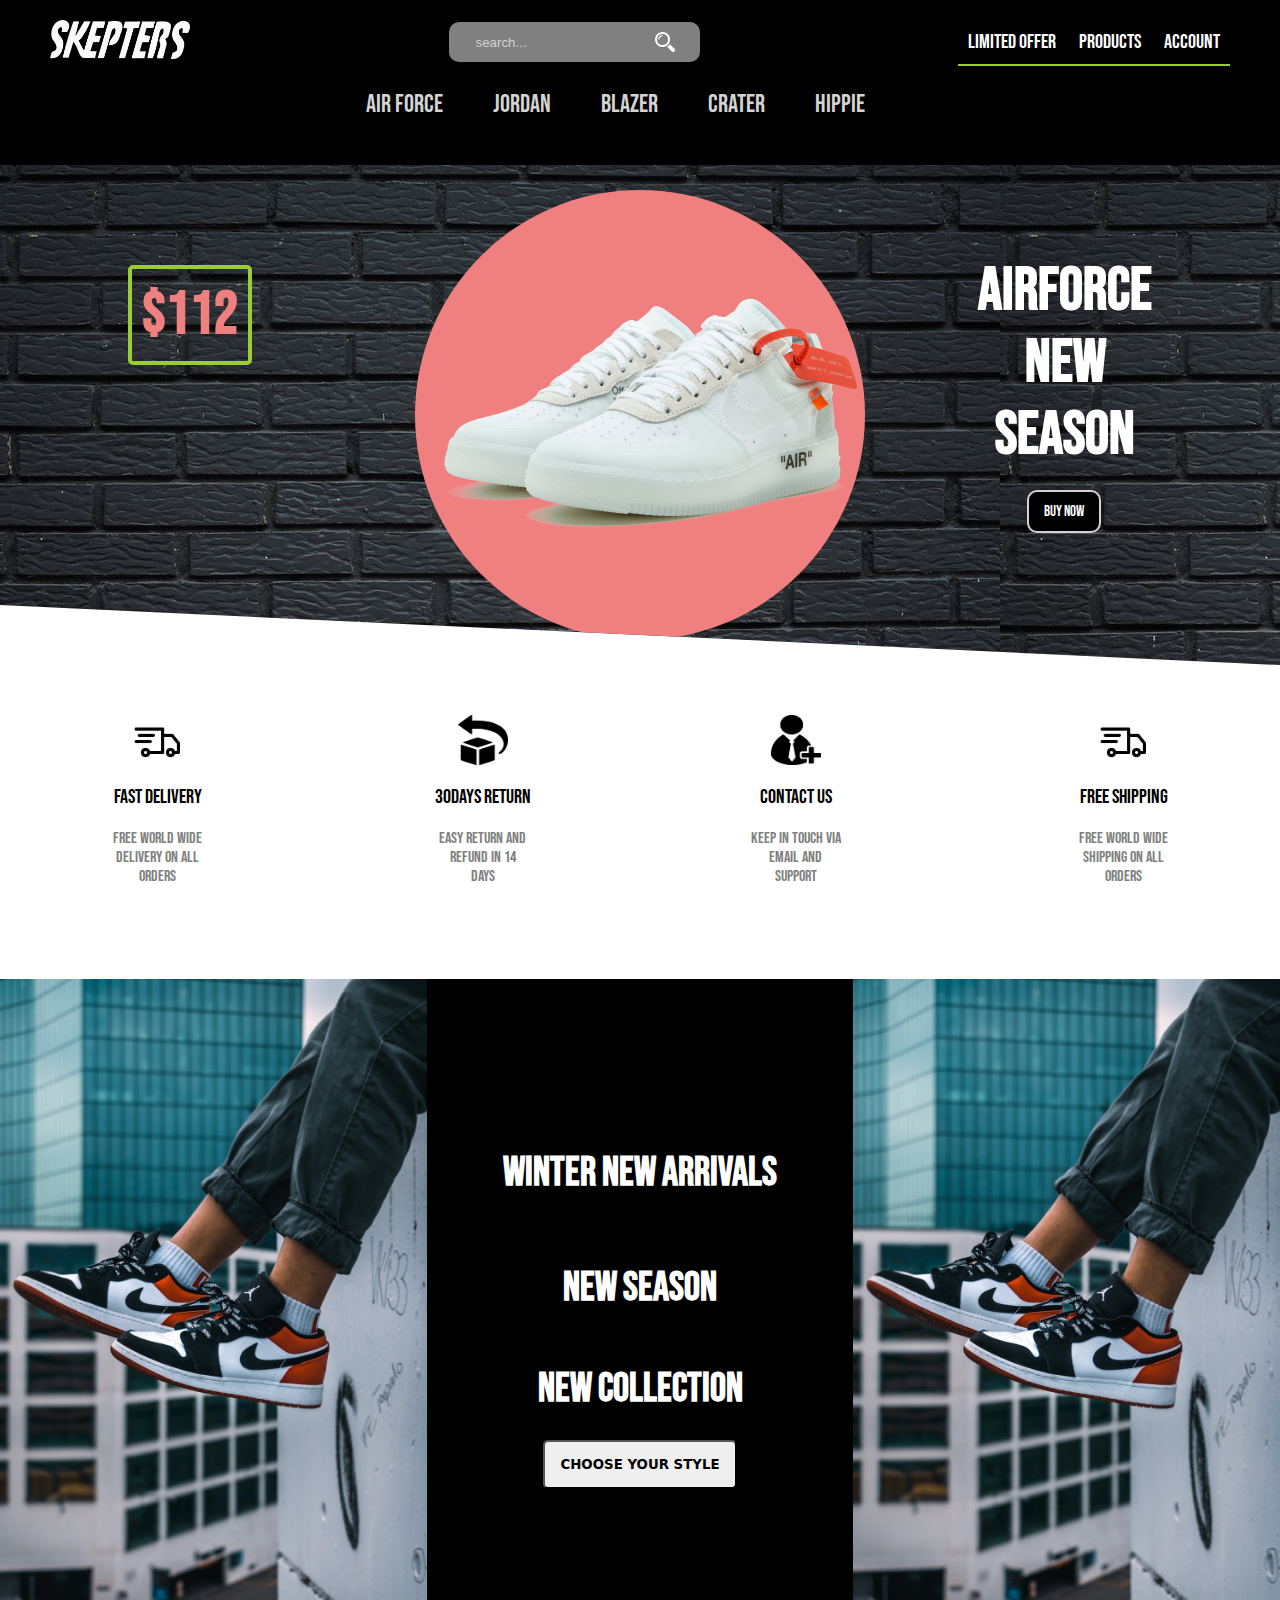
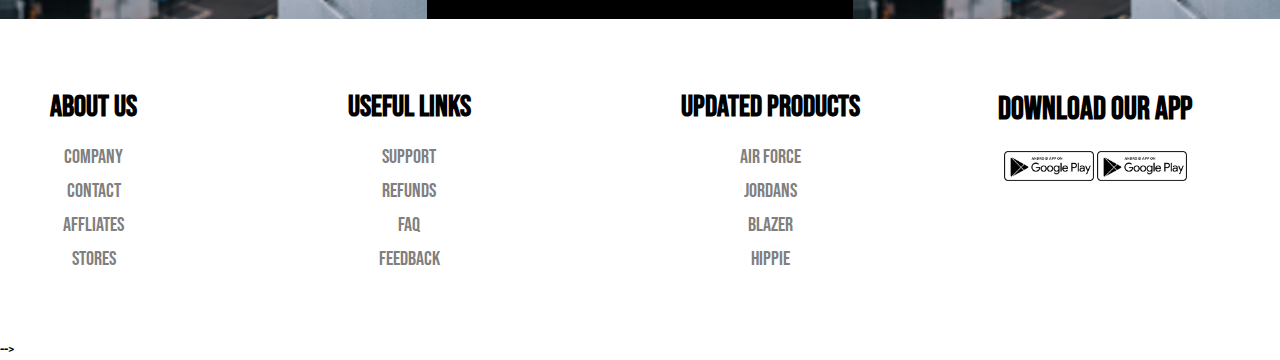
<file: index.html>
<!DOCTYPE html>
<html lang="en">
<head>
    <meta charset="UTF-8">
    <meta http-equiv="X-UA-Compatible" content="IE=edge">
    <meta name="viewport" content="width=device-width, initial-scale=1.0">
    <link href="https://fonts.googleapis.com/css2?family=Bebas+Neue&family=Water+Brush&display=swap" rel="stylesheet">
    <link rel="stylesheet" href="sneakers.css">
    <title>sneaks.com</title>
</head>
<body>
    <nav>
        <div class="navtop">
            <div class="navitem">
                <a href="index.html"><img src="./images/skep.png" alt="" width="140px"></a>
            </div>
            <div class="navitem">
                <div class="search">
                    <input type="text" placeholder="search..." class="searchinput">
                    <img src="./images/search1.png" alt="" width="20px">
                </div>
            </div>
            <div class="navitem">
                <span class="limitedoffer"><a href=""> Limited offer </a></span>
                <span class="limitedoffer"><a href="index20.html"> Products </a></span>
                <span class="limitedoffer"><a href="index27.html"> Account </a></span>
            </div>
        </div>
        <div class="navbottom">
            <h3 class="menuitem">AIR FORCE</h3>
            <h3 class="menuitem">JORDAN</h3>
            <h3 class="menuitem">BLAZER</h3>
            <h3 class="menuitem">CRATER</h3>
            <h3 class="menuitem">HIPPIE</h3>
        </div>
    </nav> 
    <div class="slider">
        <div class="sliderwrapper">
            <div class="slideritem">
                <img src="./images/png11.png" alt="" class="sliderimg">
                <div class="sliderbg"></div>
                <h1 class="slidertitle">AIRFORCE <br> NEW <br> SEASON</h1>
                <h2 class="sliderprice">$112</h2>
                <button class="buybutton">BUY NOW</button>
            </div>
            <div class="slideritem">
                <img src="./images/pngwing3.png" alt="" class="sliderimg">
                <div class="sliderbg"></div>
                <h1 class="slidertitle">AIRFORCE <br> NEW <br> SEASON</h1>
                <h2 class="sliderprice">$112</h2>
                <button class="buybutton">BUY NOW</button>
            </div>
            <div class="slideritem">
                <img src="./images/pngwing.com (14).png" alt="" class="sliderimg">
                <div class="sliderbg"></div>
                <h1 class="slidertitle">AIRFORCE <br> NEW <br> SEASON</h1>
                <h2 class="sliderprice">$112</h2>
                <button class="buybutton">BUY NOW</button>
            </div>
            <div class="slideritem">
                <img src="./images/pngwing5.png" alt="" class="sliderimg">
                <div class="sliderbg"></div>
                <h1 class="slidertitle">AIRFORCE <br> NEW <br> SEASON</h1>
                <h2 class="sliderprice">$112</h2>
                <button class="buybutton">BUY NOW</button>
            </div>
            <div class="slideritem">
                <img src="./images/pngwing4.png" alt="" class="sliderimg">
                <div class="sliderbg"></div>
                <h1 class="slidertitle">AIRFORCE <br> NEW <br> SEASON</h1>
                <h2 class="sliderprice">$112</h2>
                <button class="buybutton">BUY NOW</button>
            </div>
        </div>
    </div>


    <div class="features">
        <div class="featured">
            <img src="./images/delivery.png" alt="" class="featureimg">
            <span class="featuretitle">FAST DELIVERY</span>
            <span class="featuredesc">Free world wide delivery on all orders</span>
        </div>
        <div class="featured">
            <img src="./images/return.png" alt="" class="featureimg">
            <span class="featuretitle">30DAYS RETURN</span>
            <span class="featuredesc">Easy return and refund in 14 days</span>
        </div>
        <div class="featured">
            <img src="./images/contact.png" alt="" class="featureimg">
            <span class="featuretitle">CONTACT US</span>
            <span class="featuredesc">Keep in touch via email and support</span>
        </div>
        <div class="featured">
            <img src="./images/delivery.png" alt="" class="featureimg">
            <span class="featuretitle">FREE SHIPPING</span>
            <span class="featuredesc">Free world wide shipping on all orders</span>
        </div>
    </div>
 
    <div class="newseason">
        <div class="newsitem">
            <img src="./images/newseason1.jpg" alt="" class="nsimg">
        </div>
        <div class="newsitem">
           <h3 class="newstitle">WINTER NEW ARRIVALS</h3>
            <h1 class="newstitle">New season</h1>
            <h1 class="newstitle">New collection</h1>
            <a href="">
                <button class="newsbutton">CHOOSE YOUR STYLE</button>
            </a>
        </div>
        <div class="newsitem">
            <img src="./images/newseason1.jpg" alt="" class="nsimg">
        </div>
    </div>

    <footer>
        <div class="footerleft">
            <div class="footermenu">
                <h1 class="footermentitle">About us</h1>
                <ul class="footermenlist">
                    <li class="footerlistitem">Company</li>
                    <li class="footerlistitem">Contact</li>
                    <li class="footerlistitem">Affliates</li>
                    <li class="footerlistitem">Stores</li>
                </ul>
            </div>
            <div class="footermenu">
                <h1 class="footermentitle">Useful Links</h1>
                <ul class="footermenlist">
                    <li class="footerlistitem">Support</li>
                    <li class="footerlistitem">Refunds</li>
                    <li class="footerlistitem">FAQ</li>
                    <li class="footerlistitem">Feedback</li>
                </ul>
            </div>
            <div class="footermenu">
                <h1 class="footermentitle">Updated Products</h1>
                <ul class="footermenlist">
                    <li class="footerlistitem">Air force</li>
                    <li class="footerlistitem">Jordans</li>
                    <li class="footerlistitem">Blazer</li>
                    <li class="footerlistitem">Hippie</li>
                </ul>
            </div>
        </div>
        <div class="footerright">
            <div class="footerrightmenu">
                <h1 class="menutitle">Download our app</h1>
                <div class="ficons">
                    <img src="./images/app1.png" alt="" class="ficon" width="90px">
                    <img src="./images/app1.png" alt="" class="ficon" width="90px">
                </div>
            </div>
        </div>

    </footer> -->

    <script src="sneak.js"></script>
</body>
</html>
</file>
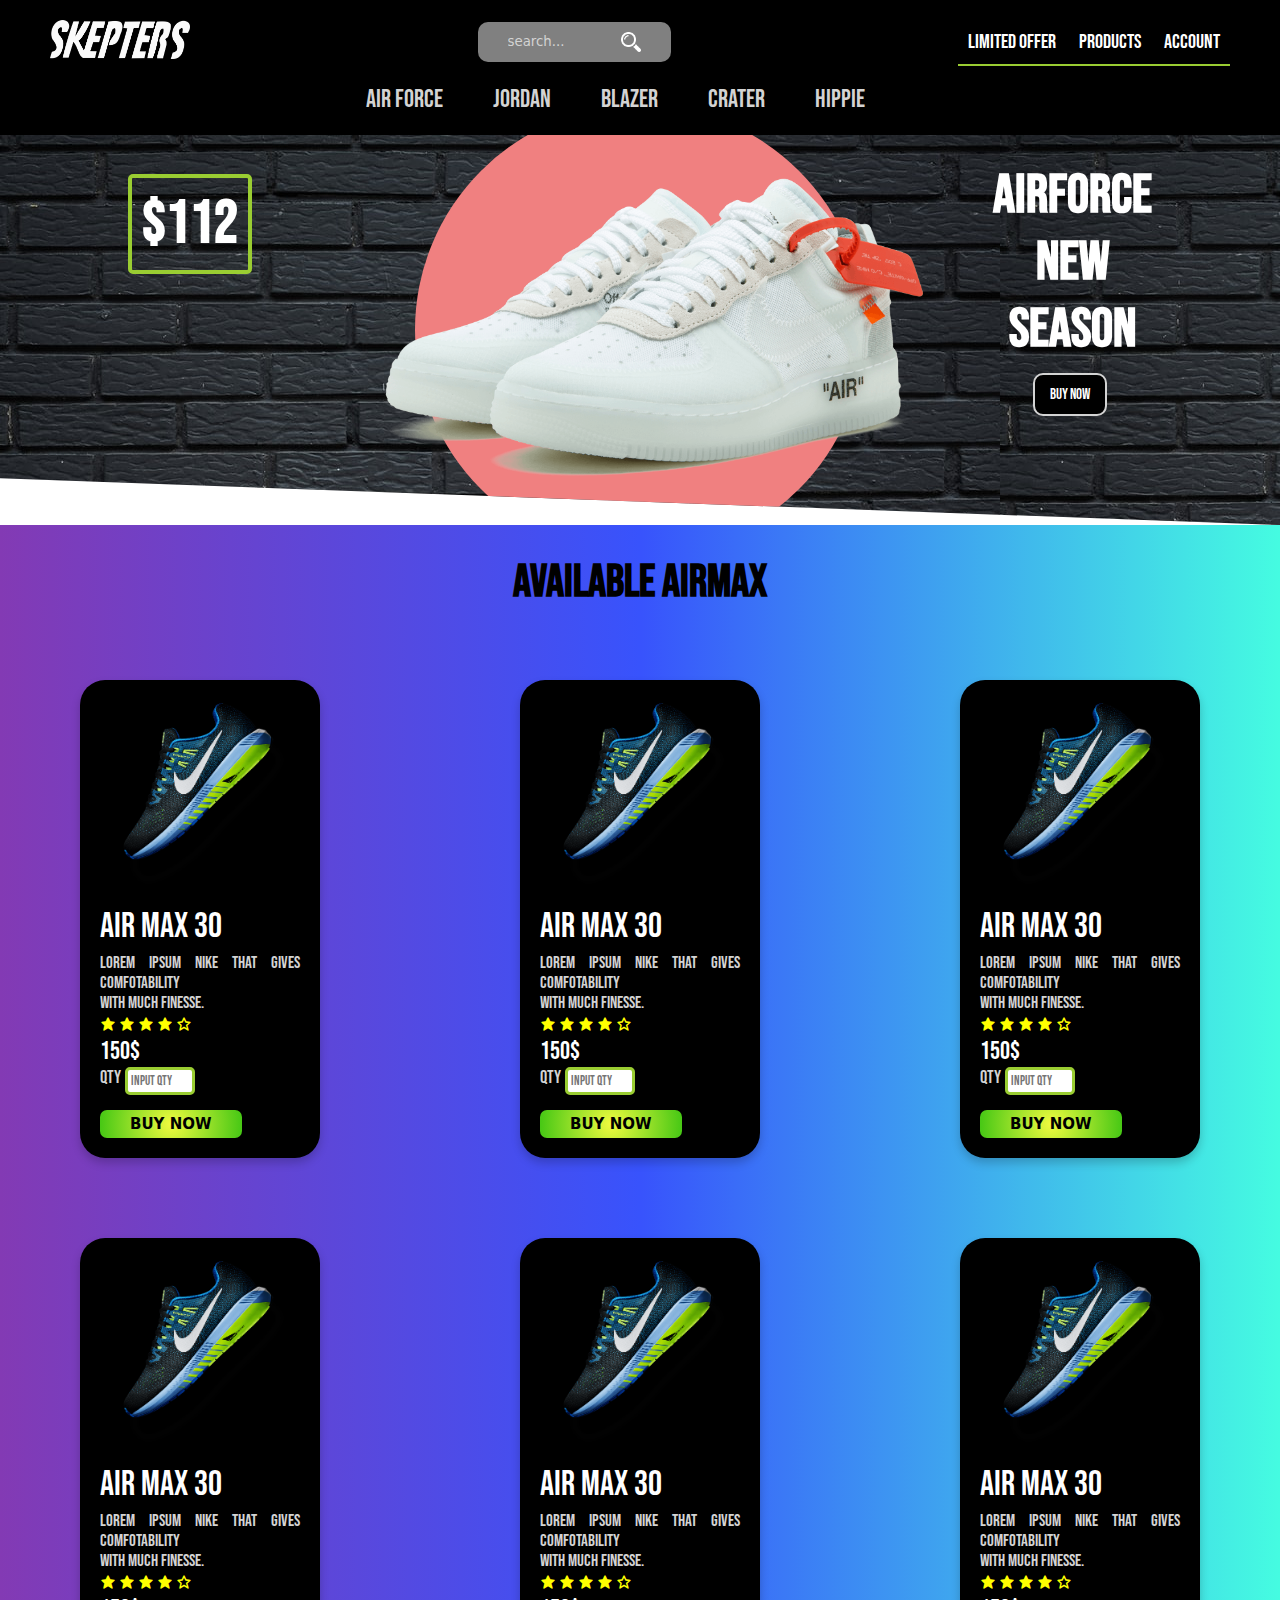
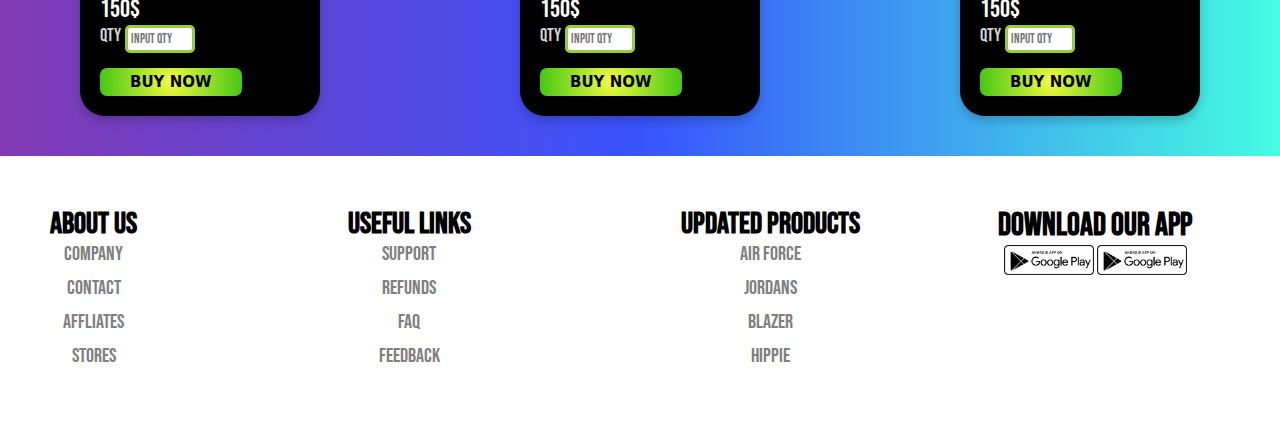
<file: index20.html>
<!DOCTYPE html>
<html lang="en">
<head>
    <meta charset="UTF-8">
    <meta http-equiv="X-UA-Compatible" content="IE=edge">
    <meta name="viewport" content="width=device-width, initial-scale=1.0">
    <link href='https://unpkg.com/boxicons@2.1.2/css/boxicons.min.css' rel='stylesheet'>
    <link rel="stylesheet" href="style20.css">
    <title>Document</title>
</head>
<body>
    <nav>
        <div class="navtop">
            <div class="navitem">
                <a href="index.html"><img src="./images/skep.png" alt="" width="140px"></a>
            </div>
            <div class="navitem">
                <div class="search">
                    <input type="text" placeholder="search..." class="searchinput">
                    <img src="./images/search1.png" alt="" width="20px">
                </div>
            </div>
            <div class="navitem">
                <span class="limitedoffer"><a href=""> Limited offer </a></span>
                <span class="limitedoffer"><a href="index20.html"> Products </a></span>
                <span class="limitedoffer"><a href="index27.html"> Account </a></span>
            </div>
        </div>
        <div class="navbottom">
            <h3 class="menuitem"><a href="index20.html">AIR FORCE</a></h3>
            <h3 class="menuitem"><a href="index21.html">JORDAN</a></h3>
            <h3 class="menuitem"><a href="index22.html">BLAZER</a></h3>
            <h3 class="menuitem"><a href="index23.html">CRATER</a></h3>
            <h3 class="menuitem"><a href="index24.html">HIPPIE</a></h3>
        </div>
    </nav> 

    <div class="slider">
        <div class="sliderwrapper">
            <div class="slideritem">
                <img src="./images/png11.png" alt="" class="sliderimg">
                <div class="sliderbg"></div>
                <h1 class="slidertitle">AIRFORCE <br> NEW <br> SEASON</h1>
                <h2 class="sliderprice">$112</h2>
                <button class="buybutton1">BUY NOW</button>
            </div>
          </div>
    </div>


<section class="products">
    <div class="prodtitle"><h2>AVAILABLE AIRMAX</h2></div>
    <div class="container">
        <div class="productcard">
            <div class="mainimg">
                <img src="./images/pngwing10.png" class="imgs" alt="">
            </div>
            <div class="shoedetails">
                <h2 class="shoename">AIR MAX 30</h2>
                <P>Lorem ipsum nike that gives comfotability
                    <br>with much finesse.
                </P>
                <div class="starsrat">
                    <i class='bx bxs-star' ></i>
                    <i class='bx bxs-star' ></i>
                    <i class='bx bxs-star' ></i>
                    <i class='bx bxs-star' ></i>
                    <i class='bx bx-star' ></i>
                </div>
                <div class="price">
                    <h3> 150$</h3>
                   <div class="qty"><p>Qty</p>
                    <input type="number" placeholder="input qty"></div>
                </div>
                <div class="buybutton">
                    <button><a href="index26.html">BUY NOW</a> </button>
                </div>
    
            </div>
        </div>
        <div class="productcard">
            <div class="mainimg">
                <img src="./images/pngwing10.png" class="imgs" alt="">
            </div>
            <div class="shoedetails">
                <h2 class="shoename">AIR MAX 30</h2>
                <P>Lorem ipsum nike that gives comfotability
                    <br>with much finesse.
                </P>
                <div class="starsrat">
                    <i class='bx bxs-star' ></i>
                    <i class='bx bxs-star' ></i>
                    <i class='bx bxs-star' ></i>
                    <i class='bx bxs-star' ></i>
                    <i class='bx bx-star' ></i>
                </div>
                <div class="price">
                    <h3> 150$</h3>
                   <div class="qty"><p>Qty</p>
                    <input type="number" placeholder="input qty"></div>
                </div>
                <div class="buybutton">
                    <button><a href="index26.html">BUY NOW</a> </button>
                </div>
    
            </div>
        </div>
        <div class="productcard">
            <div class="mainimg">
                <img src="./images/pngwing10.png" class="imgs" alt="">
            </div>
            <div class="shoedetails">
                <h2 class="shoename">AIR MAX 30</h2>
                <P>Lorem ipsum nike that gives comfotability
                    <br>with much finesse.
                </P>
                <div class="starsrat">
                    <i class='bx bxs-star' ></i>
                    <i class='bx bxs-star' ></i>
                    <i class='bx bxs-star' ></i>
                    <i class='bx bxs-star' ></i>
                    <i class='bx bx-star' ></i>
                </div>
                <div class="price">
                    <h3> 150$</h3>
                   <div class="qty"><p>Qty</p>
                    <input type="number" placeholder="input qty"></div>
                </div>
                <div class="buybutton">
                    <button><a href="index26.html">BUY NOW</a> </button>
                </div>
    
            </div>
        </div>
    </div>

    <!-- second row -->
    <div class="container">
        <div class="productcard">
            <div class="mainimg">
                <img src="./images/pngwing10.png" class="imgs" alt="">
            </div>
            <div class="shoedetails">
                <h2 class="shoename">AIR MAX 30</h2>
                <P>Lorem ipsum nike that gives comfotability
                    <br>with much finesse.
                </P>
                <div class="starsrat">
                    <i class='bx bxs-star' ></i>
                    <i class='bx bxs-star' ></i>
                    <i class='bx bxs-star' ></i>
                    <i class='bx bxs-star' ></i>
                    <i class='bx bx-star' ></i>
                </div>
                <div class="price">
                    <h3> 150$</h3>
                   <div class="qty"><p>Qty</p>
                    <input type="number" placeholder="input qty"></div>
                </div>
                <div class="buybutton">
                    <button><a href="index26.html">BUY NOW</a> </button>
                </div>
    
            </div>
        </div>
        <div class="productcard">
            <div class="mainimg">
                <img src="./images/pngwing10.png" class="imgs" alt="">
            </div>
            <div class="shoedetails">
                <h2 class="shoename">AIR MAX 30</h2>
                <P>Lorem ipsum nike that gives comfotability
                    <br>with much finesse.
                </P>
                <div class="starsrat">
                    <i class='bx bxs-star' ></i>
                    <i class='bx bxs-star' ></i>
                    <i class='bx bxs-star' ></i>
                    <i class='bx bxs-star' ></i>
                    <i class='bx bx-star' ></i>
                </div>
                <div class="price">
                    <h3> 150$</h3>
                   <div class="qty"><p>Qty</p>
                    <input type="number" placeholder="input qty"></div>
                </div>
                <div class="buybutton">
                    <button><a href="index26.html">BUY NOW</a> </button>
                </div>
    
            </div>
        </div>
        <div class="productcard">
            <div class="mainimg">
                <img src="./images/pngwing10.png" class="imgs" alt="">
            </div>
            <div class="shoedetails">
                <h2 class="shoename">AIR MAX 30</h2>
                <P>Lorem ipsum nike that gives comfotability
                    <br>with much finesse.
                </P>
                <div class="starsrat">
                    <i class='bx bxs-star' ></i>
                    <i class='bx bxs-star' ></i>
                    <i class='bx bxs-star' ></i>
                    <i class='bx bxs-star' ></i>
                    <i class='bx bx-star' ></i>
                </div>
                <div class="price">
                    <h3> 150$</h3>
                   <div class="qty"><p>Qty</p>
                    <input type="number" placeholder="input qty"></div>
                </div>
                <div class="buybutton">
                    <button><a href="index26.html">BUY NOW</a> </button>
                </div>
    
            </div>
        </div>
    </div>
</section>
   

<footer>
    <div class="footerleft">
        <div class="footermenu">
            <h1 class="footermentitle">About us</h1>
            <ul class="footermenlist">
                <li class="footerlistitem">Company</li>
                <li class="footerlistitem">Contact</li>
                <li class="footerlistitem">Affliates</li>
                <li class="footerlistitem">Stores</li>
            </ul>
        </div>
        <div class="footermenu">
            <h1 class="footermentitle">Useful Links</h1>
            <ul class="footermenlist">
                <li class="footerlistitem">Support</li>
                <li class="footerlistitem">Refunds</li>
                <li class="footerlistitem">FAQ</li>
                <li class="footerlistitem">Feedback</li>
            </ul>
        </div>
        <div class="footermenu">
            <h1 class="footermentitle">Updated Products</h1>
            <ul class="footermenlist">
                <li class="footerlistitem">Air force</li>
                <li class="footerlistitem">Jordans</li>
                <li class="footerlistitem">Blazer</li>
                <li class="footerlistitem">Hippie</li>
            </ul>
        </div>
    </div>
    <div class="footerright">
        <div class="footerrightmenu">
            <h1 class="menutitle">Download our app</h1>
            <div class="ficons">
                <img src="./images/app1.png" alt="" class="ficon" width="90px">
                <img src="./images/app1.png" alt="" class="ficon" width="90px">
            </div>
        </div>
    </div>

</footer>
  
</body>
</html>
</file>
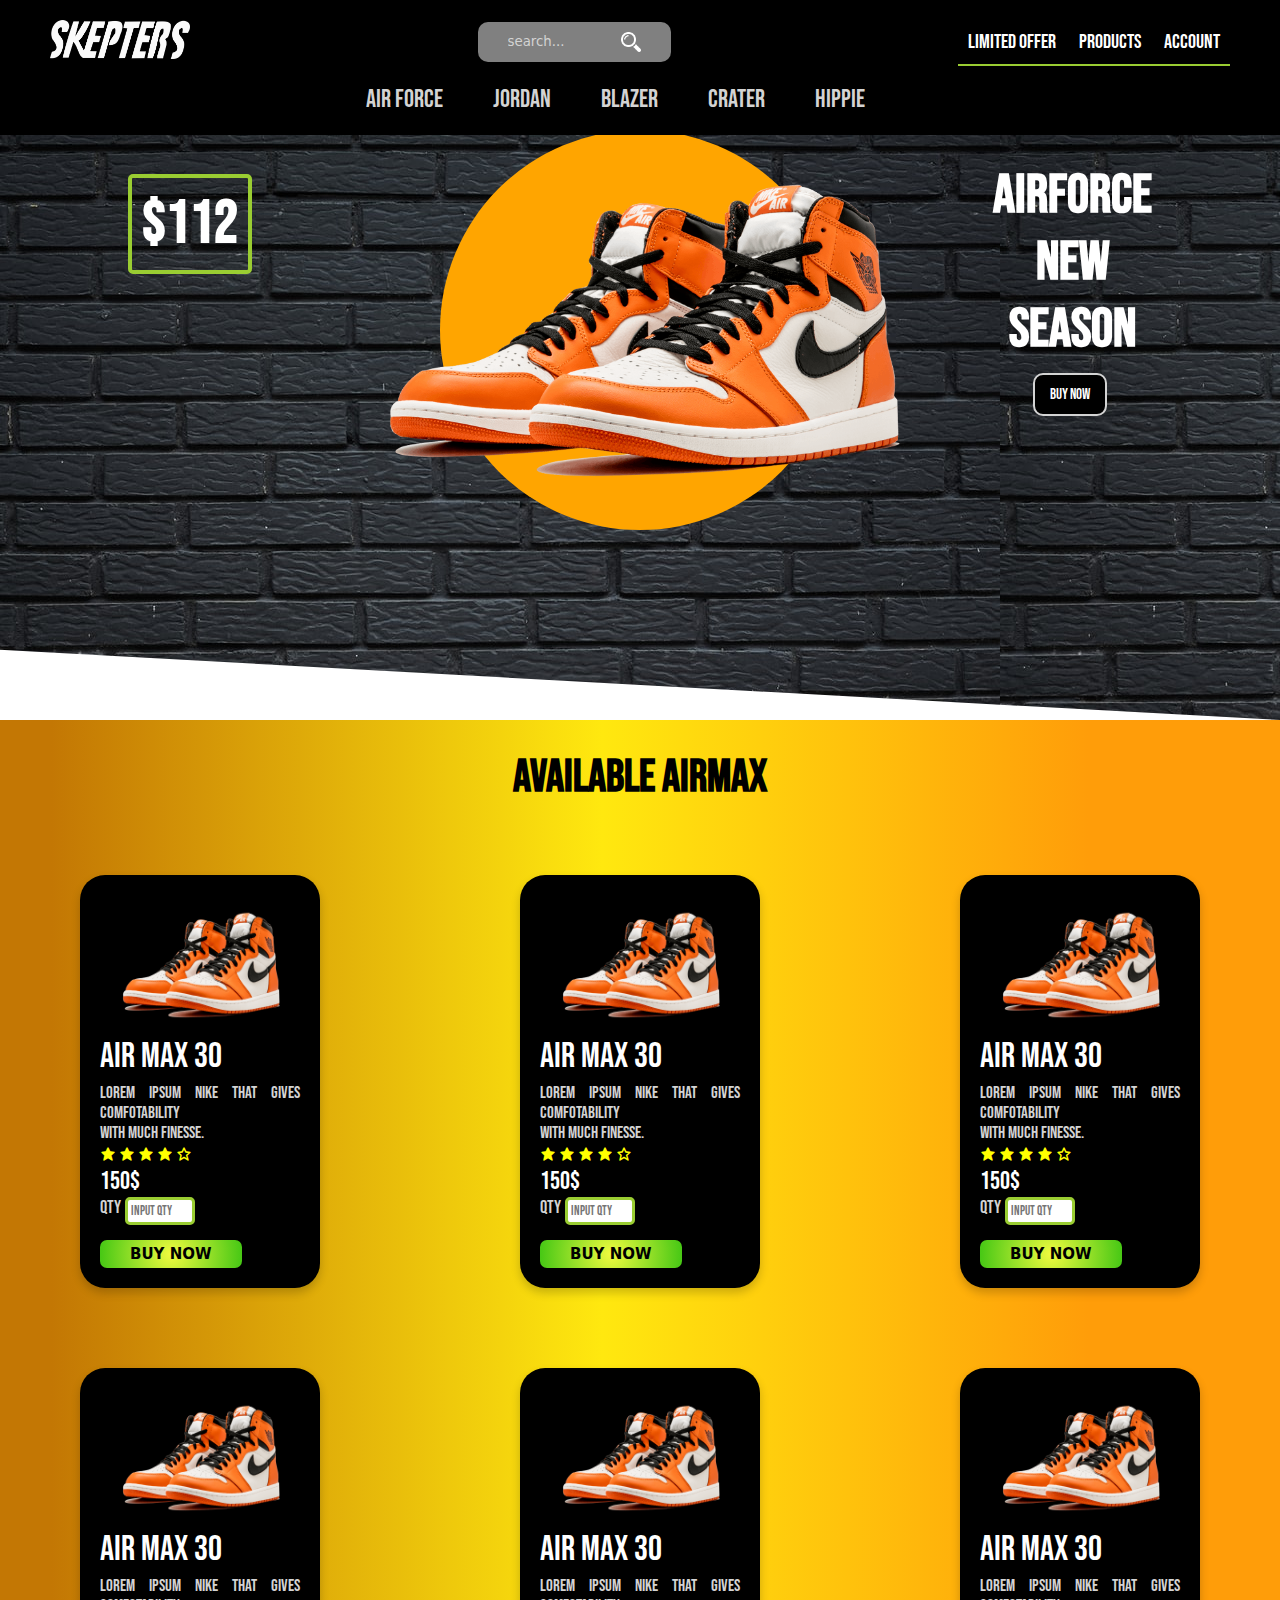
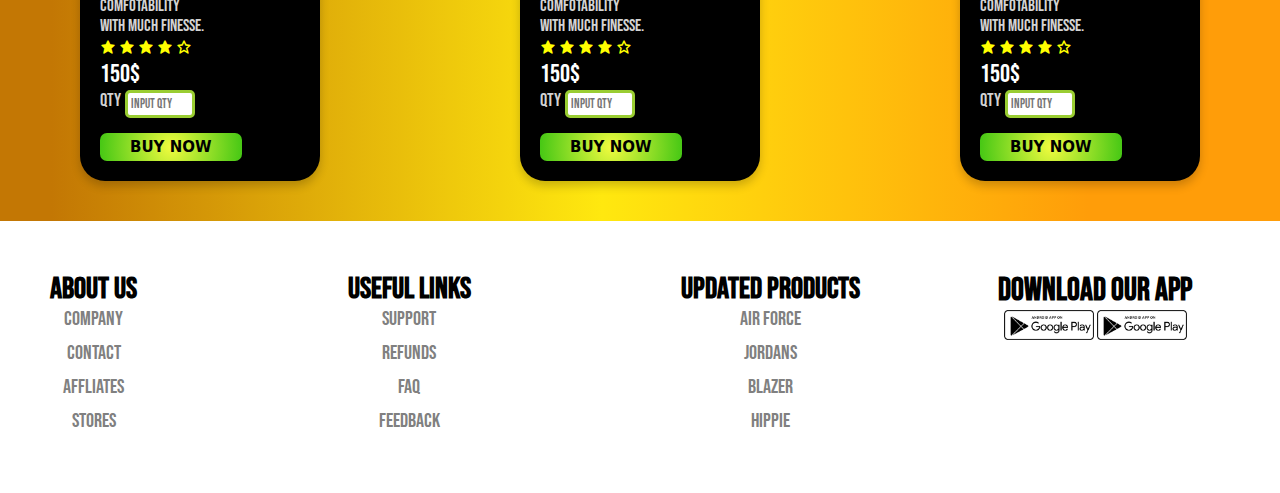
<file: index21.html>
<!DOCTYPE html>
<html lang="en">
<head>
    <meta charset="UTF-8">
    <meta http-equiv="X-UA-Compatible" content="IE=edge">
    <meta name="viewport" content="width=device-width, initial-scale=1.0">
    <link href='https://unpkg.com/boxicons@2.1.2/css/boxicons.min.css' rel='stylesheet'>
    <link rel="stylesheet" href="style21.css">
    <title>Document</title>
</head>
<body>
    <nav>
        <div class="navtop">
            <div class="navitem">
                <a href="index.html"><img src="./images/skep.png" alt="" width="140px"></a>
            </div>
            <div class="navitem">
                <div class="search">
                    <input type="text" placeholder="search..." class="searchinput">
                    <img src="./images/search1.png" alt="" width="20px">
                </div>
            </div>
            <div class="navitem">
                <span class="limitedoffer"><a href=""> Limited offer </a></span>
                <span class="limitedoffer"><a href="index20.html"> Products </a></span>
                <span class="limitedoffer"><a href="index27.html"> Account </a></span>
            </div>
        </div>
        <div class="navbottom">
            <h3 class="menuitem"><a href="index20.html">AIR FORCE</a></h3>
            <h3 class="menuitem"><a href="index21.html">JORDAN</a></h3>
            <h3 class="menuitem"><a href="index22.html">BLAZER</a></h3>
            <h3 class="menuitem"><a href="index23.html">CRATER</a></h3>
            <h3 class="menuitem"><a href="index24.html">HIPPIE</a></h3>
        </div>
    </nav> 

    <div class="slider">
        <div class="sliderwrapper">
            <div class="slideritem">
                <img src="./images/pngwing3.png" alt="" class="sliderimg">
                <div class="sliderbg"></div>
                <h1 class="slidertitle">AIRFORCE <br> NEW <br> SEASON</h1>
                <h2 class="sliderprice">$112</h2>
                <button class="buybutton1">BUY NOW</button>
            </div>
          </div>
    </div>


    <section class="products">
        <div class="prodtitle"><h2>AVAILABLE AIRMAX</h2></div>
        <div class="container">
            <div class="productcard">
                <div class="mainimg">
                    <img src="./images/pngwing3.png" class="imgs" alt="">
                </div>
                <div class="shoedetails">
                    <h2 class="shoename">AIR MAX 30</h2>
                    <P>Lorem ipsum nike that gives comfotability
                        <br>with much finesse.
                    </P>
                    <div class="starsrat">
                        <i class='bx bxs-star' ></i>
                        <i class='bx bxs-star' ></i>
                        <i class='bx bxs-star' ></i>
                        <i class='bx bxs-star' ></i>
                        <i class='bx bx-star' ></i>
                    </div>
                    <div class="price">
                        <h3> 150$</h3>
                       <div class="qty"><p>Qty</p>
                        <input type="number" placeholder="input qty"></div>
                    </div>
                    <div class="buybutton">
                        <button><a href="index26.html">BUY NOW</a> </button>
                    </div>
        
                </div>
            </div>
            <div class="productcard">
                <div class="mainimg">
                    <img src="./images/pngwing3.png" class="imgs" alt="">
                </div>
                <div class="shoedetails">
                    <h2 class="shoename">AIR MAX 30</h2>
                    <P>Lorem ipsum nike that gives comfotability
                        <br>with much finesse.
                    </P>
                    <div class="starsrat">
                        <i class='bx bxs-star' ></i>
                        <i class='bx bxs-star' ></i>
                        <i class='bx bxs-star' ></i>
                        <i class='bx bxs-star' ></i>
                        <i class='bx bx-star' ></i>
                    </div>
                    <div class="price">
                        <h3> 150$</h3>
                       <div class="qty"><p>Qty</p>
                        <input type="number" placeholder="input qty"></div>
                    </div>
                    <div class="buybutton">
                        <button><a href="index26.html">BUY NOW</a> </button>
                    </div>
        
                </div>
            </div>
            <div class="productcard">
                <div class="mainimg">
                    <img src="./images/pngwing3.png" class="imgs" alt="">
                </div>
                <div class="shoedetails">
                    <h2 class="shoename">AIR MAX 30</h2>
                    <P>Lorem ipsum nike that gives comfotability
                        <br>with much finesse.
                    </P>
                    <div class="starsrat">
                        <i class='bx bxs-star' ></i>
                        <i class='bx bxs-star' ></i>
                        <i class='bx bxs-star' ></i>
                        <i class='bx bxs-star' ></i>
                        <i class='bx bx-star' ></i>
                    </div>
                    <div class="price">
                        <h3> 150$</h3>
                       <div class="qty"><p>Qty</p>
                        <input type="number" placeholder="input qty"></div>
                    </div>
                    <div class="buybutton">
                        <button><a href="index26.html">BUY NOW</a> </button>
                    </div>
        
                </div>
            </div>
        </div>
    
        <!-- second row -->
        <div class="container">
            <div class="productcard">
                <div class="mainimg">
                    <img src="./images/pngwing3.png" class="imgs" alt="">
                </div>
                <div class="shoedetails">
                    <h2 class="shoename">AIR MAX 30</h2>
                    <P>Lorem ipsum nike that gives comfotability
                        <br>with much finesse.
                    </P>
                    <div class="starsrat">
                        <i class='bx bxs-star' ></i>
                        <i class='bx bxs-star' ></i>
                        <i class='bx bxs-star' ></i>
                        <i class='bx bxs-star' ></i>
                        <i class='bx bx-star' ></i>
                    </div>
                    <div class="price">
                        <h3> 150$</h3>
                       <div class="qty"><p>Qty</p>
                        <input type="number" placeholder="input qty"></div>
                    </div>
                    <div class="buybutton">
                        <button><a href="index26.html">BUY NOW</a> </button>
                    </div>
        
                </div>
            </div>
            <div class="productcard">
                <div class="mainimg">
                    <img src="./images/pngwing3.png" class="imgs" alt="">
                </div>
                <div class="shoedetails">
                    <h2 class="shoename">AIR MAX 30</h2>
                    <P>Lorem ipsum nike that gives comfotability
                        <br>with much finesse.
                    </P>
                    <div class="starsrat">
                        <i class='bx bxs-star' ></i>
                        <i class='bx bxs-star' ></i>
                        <i class='bx bxs-star' ></i>
                        <i class='bx bxs-star' ></i>
                        <i class='bx bx-star' ></i>
                    </div>
                    <div class="price">
                        <h3> 150$</h3>
                       <div class="qty"><p>Qty</p>
                        <input type="number" placeholder="input qty"></div>
                    </div>
                    <div class="buybutton">
                        <button><a href="index26.html">BUY NOW</a> </button>
                    </div>
        
                </div>
            </div>
            <div class="productcard">
                <div class="mainimg">
                    <img src="./images/pngwing3.png" class="imgs" alt="">
                </div>
                <div class="shoedetails">
                    <h2 class="shoename">AIR MAX 30</h2>
                    <P>Lorem ipsum nike that gives comfotability
                        <br>with much finesse.
                    </P>
                    <div class="starsrat">
                        <i class='bx bxs-star' ></i>
                        <i class='bx bxs-star' ></i>
                        <i class='bx bxs-star' ></i>
                        <i class='bx bxs-star' ></i>
                        <i class='bx bx-star' ></i>
                    </div>
                    <div class="price">
                        <h3> 150$</h3>
                       <div class="qty"><p>Qty</p>
                        <input type="number" placeholder="input qty"></div>
                    </div>
                    <div class="buybutton">
                        <button><a href="index26.html">BUY NOW</a> </button>
                    </div>
        
                </div>
            </div>
        </div>
    </section>
   

<footer>
    <div class="footerleft">
        <div class="footermenu">
            <h1 class="footermentitle">About us</h1>
            <ul class="footermenlist">
                <li class="footerlistitem">Company</li>
                <li class="footerlistitem">Contact</li>
                <li class="footerlistitem">Affliates</li>
                <li class="footerlistitem">Stores</li>
            </ul>
        </div>
        <div class="footermenu">
            <h1 class="footermentitle">Useful Links</h1>
            <ul class="footermenlist">
                <li class="footerlistitem">Support</li>
                <li class="footerlistitem">Refunds</li>
                <li class="footerlistitem">FAQ</li>
                <li class="footerlistitem">Feedback</li>
            </ul>
        </div>
        <div class="footermenu">
            <h1 class="footermentitle">Updated Products</h1>
            <ul class="footermenlist">
                <li class="footerlistitem">Air force</li>
                <li class="footerlistitem">Jordans</li>
                <li class="footerlistitem">Blazer</li>
                <li class="footerlistitem">Hippie</li>
            </ul>
        </div>
    </div>
    <div class="footerright">
        <div class="footerrightmenu">
            <h1 class="menutitle">Download our app</h1>
            <div class="ficons">
                <img src="./images/app1.png" alt="" class="ficon" width="90px">
                <img src="./images/app1.png" alt="" class="ficon" width="90px">
            </div>
        </div>
    </div>

</footer>
  
</body>
</html>
</file>
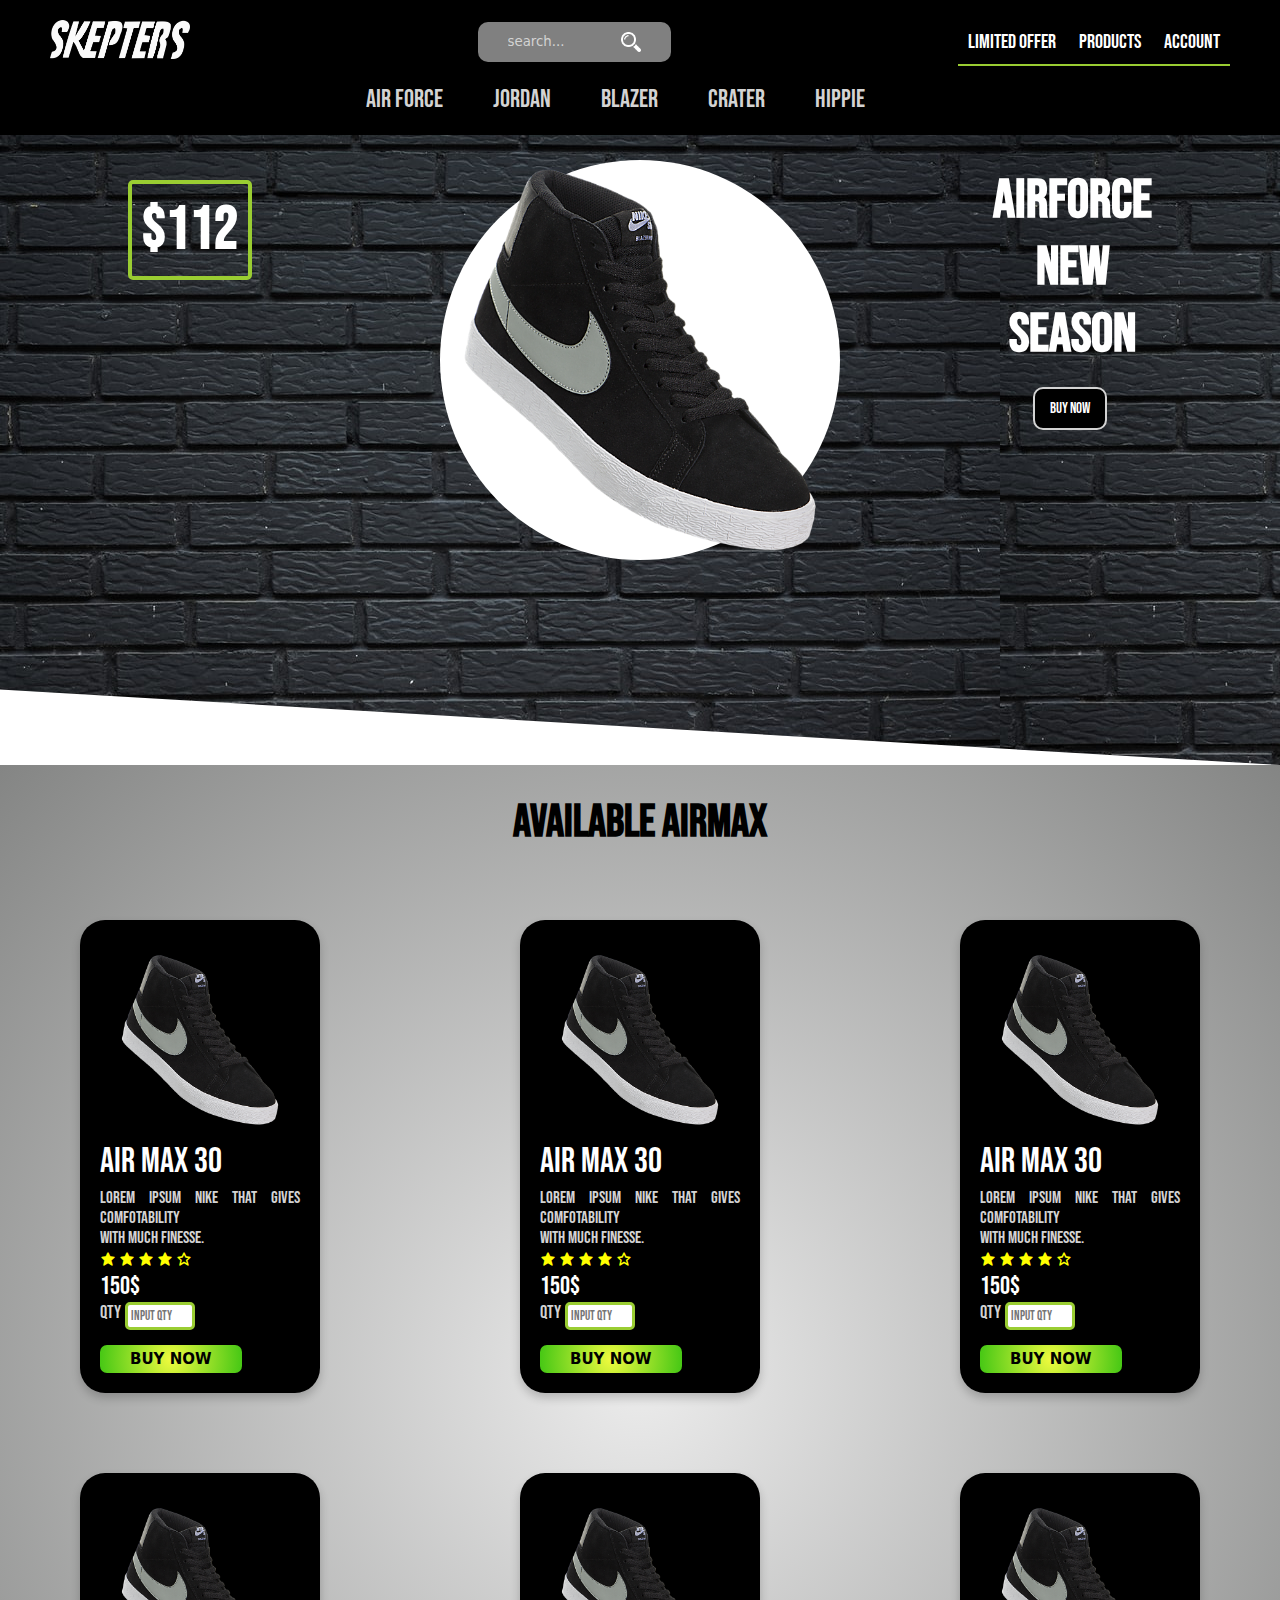
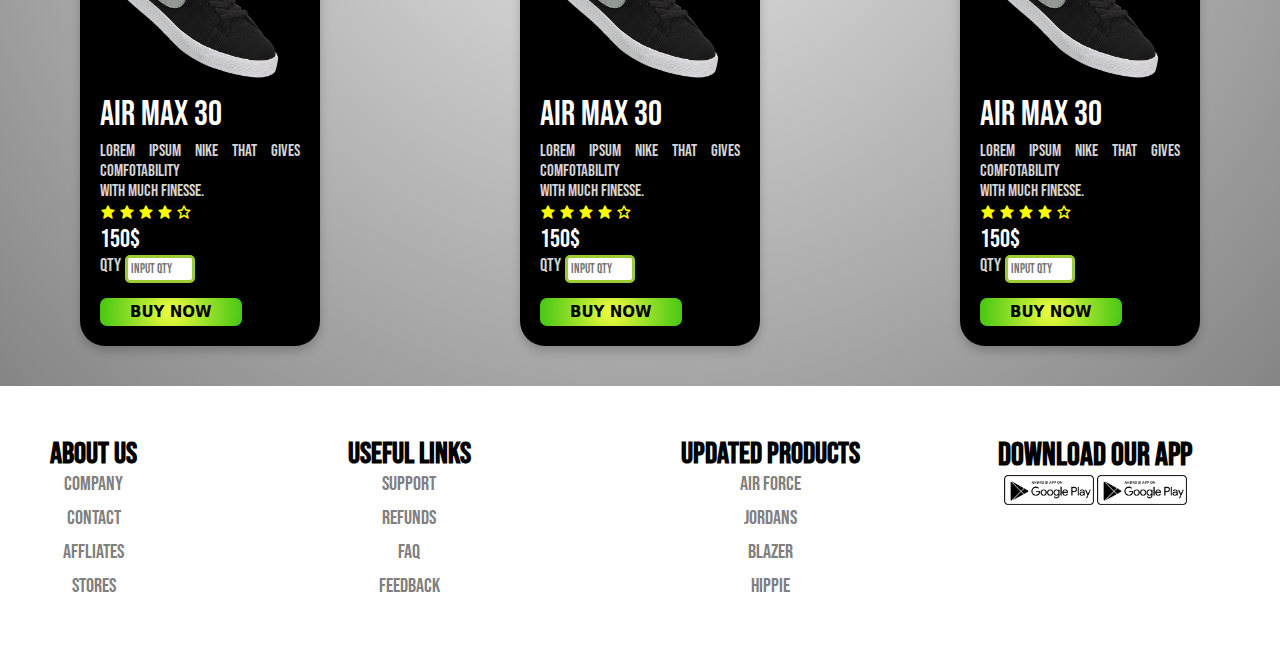
<file: index22.html>
<!DOCTYPE html>
<html lang="en">
<head>
    <meta charset="UTF-8">
    <meta http-equiv="X-UA-Compatible" content="IE=edge">
    <meta name="viewport" content="width=device-width, initial-scale=1.0">
    <link href='https://unpkg.com/boxicons@2.1.2/css/boxicons.min.css' rel='stylesheet'>
    <link rel="stylesheet" href="style22.css">
    <title>Document</title>
</head>
<body>
    <nav>
        <div class="navtop">
            <div class="navitem">
                <a href="index.html"><img src="./images/skep.png" alt="" width="140px"></a>
            </div>
            <div class="navitem">
                <div class="search">
                    <input type="text" placeholder="search..." class="searchinput">
                    <img src="./images/search1.png" alt="" width="20px">
                </div>
            </div>
            <div class="navitem">
                <span class="limitedoffer"><a href=""> Limited offer </a></span>
                <span class="limitedoffer"><a href="index20.html"> Products </a></span>
                <span class="limitedoffer"><a href="index27.html"> Account </a></span>
            </div>
        </div>
        <div class="navbottom">
            <h3 class="menuitem"><a href="index20.html">AIR FORCE</a></h3>
            <h3 class="menuitem"><a href="index21.html">JORDAN</a></h3>
            <h3 class="menuitem"><a href="index22.html">BLAZER</a></h3>
            <h3 class="menuitem"><a href="index23.html">CRATER</a></h3>
            <h3 class="menuitem"><a href="index24.html">HIPPIE</a></h3>
        </div>
    </nav> 

    <div class="slider">
        <div class="sliderwrapper">
            <div class="slideritem">
                <img src="./images/pngwing.com (14).png" alt="" class="sliderimg">
                <div class="sliderbg"></div>
                <h1 class="slidertitle">AIRFORCE <br> NEW <br> SEASON</h1>
                <h2 class="sliderprice">$112</h2>
                <button class="buybutton1">BUY NOW</button>
            </div>
          </div>
    </div>



    <section class="products">
        <div class="prodtitle"><h2>AVAILABLE AIRMAX</h2></div>
        <div class="container">
            <div class="productcard">
                <div class="mainimg">
                    <img src="./images/pngwing.com (14).png" class="imgs" alt="">
                </div>
                <div class="shoedetails">
                    <h2 class="shoename">AIR MAX 30</h2>
                    <P>Lorem ipsum nike that gives comfotability
                        <br>with much finesse.
                    </P>
                    <div class="starsrat">
                        <i class='bx bxs-star' ></i>
                        <i class='bx bxs-star' ></i>
                        <i class='bx bxs-star' ></i>
                        <i class='bx bxs-star' ></i>
                        <i class='bx bx-star' ></i>
                    </div>
                    <div class="price">
                        <h3> 150$</h3>
                       <div class="qty"><p>Qty</p>
                        <input type="number" placeholder="input qty"></div>
                    </div>
                    <div class="buybutton">
                        <button><a href="index26.html">BUY NOW</a> </button>
                    </div>
        
                </div>
            </div>
            <div class="productcard">
                <div class="mainimg">
                    <img src="./images/pngwing.com (14).png" class="imgs" alt="">
                </div>
                <div class="shoedetails">
                    <h2 class="shoename">AIR MAX 30</h2>
                    <P>Lorem ipsum nike that gives comfotability
                        <br>with much finesse.
                    </P>
                    <div class="starsrat">
                        <i class='bx bxs-star' ></i>
                        <i class='bx bxs-star' ></i>
                        <i class='bx bxs-star' ></i>
                        <i class='bx bxs-star' ></i>
                        <i class='bx bx-star' ></i>
                    </div>
                    <div class="price">
                        <h3> 150$</h3>
                       <div class="qty"><p>Qty</p>
                        <input type="number" placeholder="input qty"></div>
                    </div>
                    <div class="buybutton">
                        <button><a href="index26.html">BUY NOW</a> </button>
                    </div>
        
                </div>
            </div>
            <div class="productcard">
                <div class="mainimg">
                    <img src="./images/pngwing.com (14).png" class="imgs" alt="">
                </div>
                <div class="shoedetails">
                    <h2 class="shoename">AIR MAX 30</h2>
                    <P>Lorem ipsum nike that gives comfotability
                        <br>with much finesse.
                    </P>
                    <div class="starsrat">
                        <i class='bx bxs-star' ></i>
                        <i class='bx bxs-star' ></i>
                        <i class='bx bxs-star' ></i>
                        <i class='bx bxs-star' ></i>
                        <i class='bx bx-star' ></i>
                    </div>
                    <div class="price">
                        <h3> 150$</h3>
                       <div class="qty"><p>Qty</p>
                        <input type="number" placeholder="input qty"></div>
                    </div>
                    <div class="buybutton">
                        <button><a href="index26.html">BUY NOW</a> </button>
                    </div>
        
                </div>
            </div>
        </div>
    
        <!-- second row -->
        <div class="container">
            <div class="productcard">
                <div class="mainimg">
                    <img src="./images/pngwing.com (14).png" class="imgs" alt="">
                </div>
                <div class="shoedetails">
                    <h2 class="shoename">AIR MAX 30</h2>
                    <P>Lorem ipsum nike that gives comfotability
                        <br>with much finesse.
                    </P>
                    <div class="starsrat">
                        <i class='bx bxs-star' ></i>
                        <i class='bx bxs-star' ></i>
                        <i class='bx bxs-star' ></i>
                        <i class='bx bxs-star' ></i>
                        <i class='bx bx-star' ></i>
                    </div>
                    <div class="price">
                        <h3> 150$</h3>
                       <div class="qty"><p>Qty</p>
                        <input type="number" placeholder="input qty"></div>
                    </div>
                    <div class="buybutton">
                        <button><a href="index26.html">BUY NOW</a> </button>
                    </div>
        
                </div>
            </div>
            <div class="productcard">
                <div class="mainimg">
                    <img src="./images/pngwing.com (14).png" class="imgs" alt="">
                </div>
                <div class="shoedetails">
                    <h2 class="shoename">AIR MAX 30</h2>
                    <P>Lorem ipsum nike that gives comfotability
                        <br>with much finesse.
                    </P>
                    <div class="starsrat">
                        <i class='bx bxs-star' ></i>
                        <i class='bx bxs-star' ></i>
                        <i class='bx bxs-star' ></i>
                        <i class='bx bxs-star' ></i>
                        <i class='bx bx-star' ></i>
                    </div>
                    <div class="price">
                        <h3> 150$</h3>
                       <div class="qty"><p>Qty</p>
                        <input type="number" placeholder="input qty"></div>
                    </div>
                    <div class="buybutton">
                        <button><a href="index26.html">BUY NOW</a> </button>
                    </div>
        
                </div>
            </div>
            <div class="productcard">
                <div class="mainimg">
                    <img src="./images/pngwing.com (14).png" class="imgs" alt="">
                </div>
                <div class="shoedetails">
                    <h2 class="shoename">AIR MAX 30</h2>
                    <P>Lorem ipsum nike that gives comfotability
                        <br>with much finesse.
                    </P>
                    <div class="starsrat">
                        <i class='bx bxs-star' ></i>
                        <i class='bx bxs-star' ></i>
                        <i class='bx bxs-star' ></i>
                        <i class='bx bxs-star' ></i>
                        <i class='bx bx-star' ></i>
                    </div>
                    <div class="price">
                        <h3> 150$</h3>
                       <div class="qty"><p>Qty</p>
                        <input type="number" placeholder="input qty"></div>
                    </div>
                    <div class="buybutton">
                        <button><a href="index26.html">BUY NOW</a> </button>
                    </div>
        
                </div>
            </div>
        </div>
    </section>

<footer>
    <div class="footerleft">
        <div class="footermenu">
            <h1 class="footermentitle">About us</h1>
            <ul class="footermenlist">
                <li class="footerlistitem">Company</li>
                <li class="footerlistitem">Contact</li>
                <li class="footerlistitem">Affliates</li>
                <li class="footerlistitem">Stores</li>
            </ul>
        </div>
        <div class="footermenu">
            <h1 class="footermentitle">Useful Links</h1>
            <ul class="footermenlist">
                <li class="footerlistitem">Support</li>
                <li class="footerlistitem">Refunds</li>
                <li class="footerlistitem">FAQ</li>
                <li class="footerlistitem">Feedback</li>
            </ul>
        </div>
        <div class="footermenu">
            <h1 class="footermentitle">Updated Products</h1>
            <ul class="footermenlist">
                <li class="footerlistitem">Air force</li>
                <li class="footerlistitem">Jordans</li>
                <li class="footerlistitem">Blazer</li>
                <li class="footerlistitem">Hippie</li>
            </ul>
        </div>
    </div>
    <div class="footerright">
        <div class="footerrightmenu">
            <h1 class="menutitle">Download our app</h1>
            <div class="ficons">
                <img src="./images/app1.png" alt="" class="ficon" width="90px">
                <img src="./images/app1.png" alt="" class="ficon" width="90px">
            </div>
        </div>
    </div>

</footer>
  
</body>
</html>
</file>
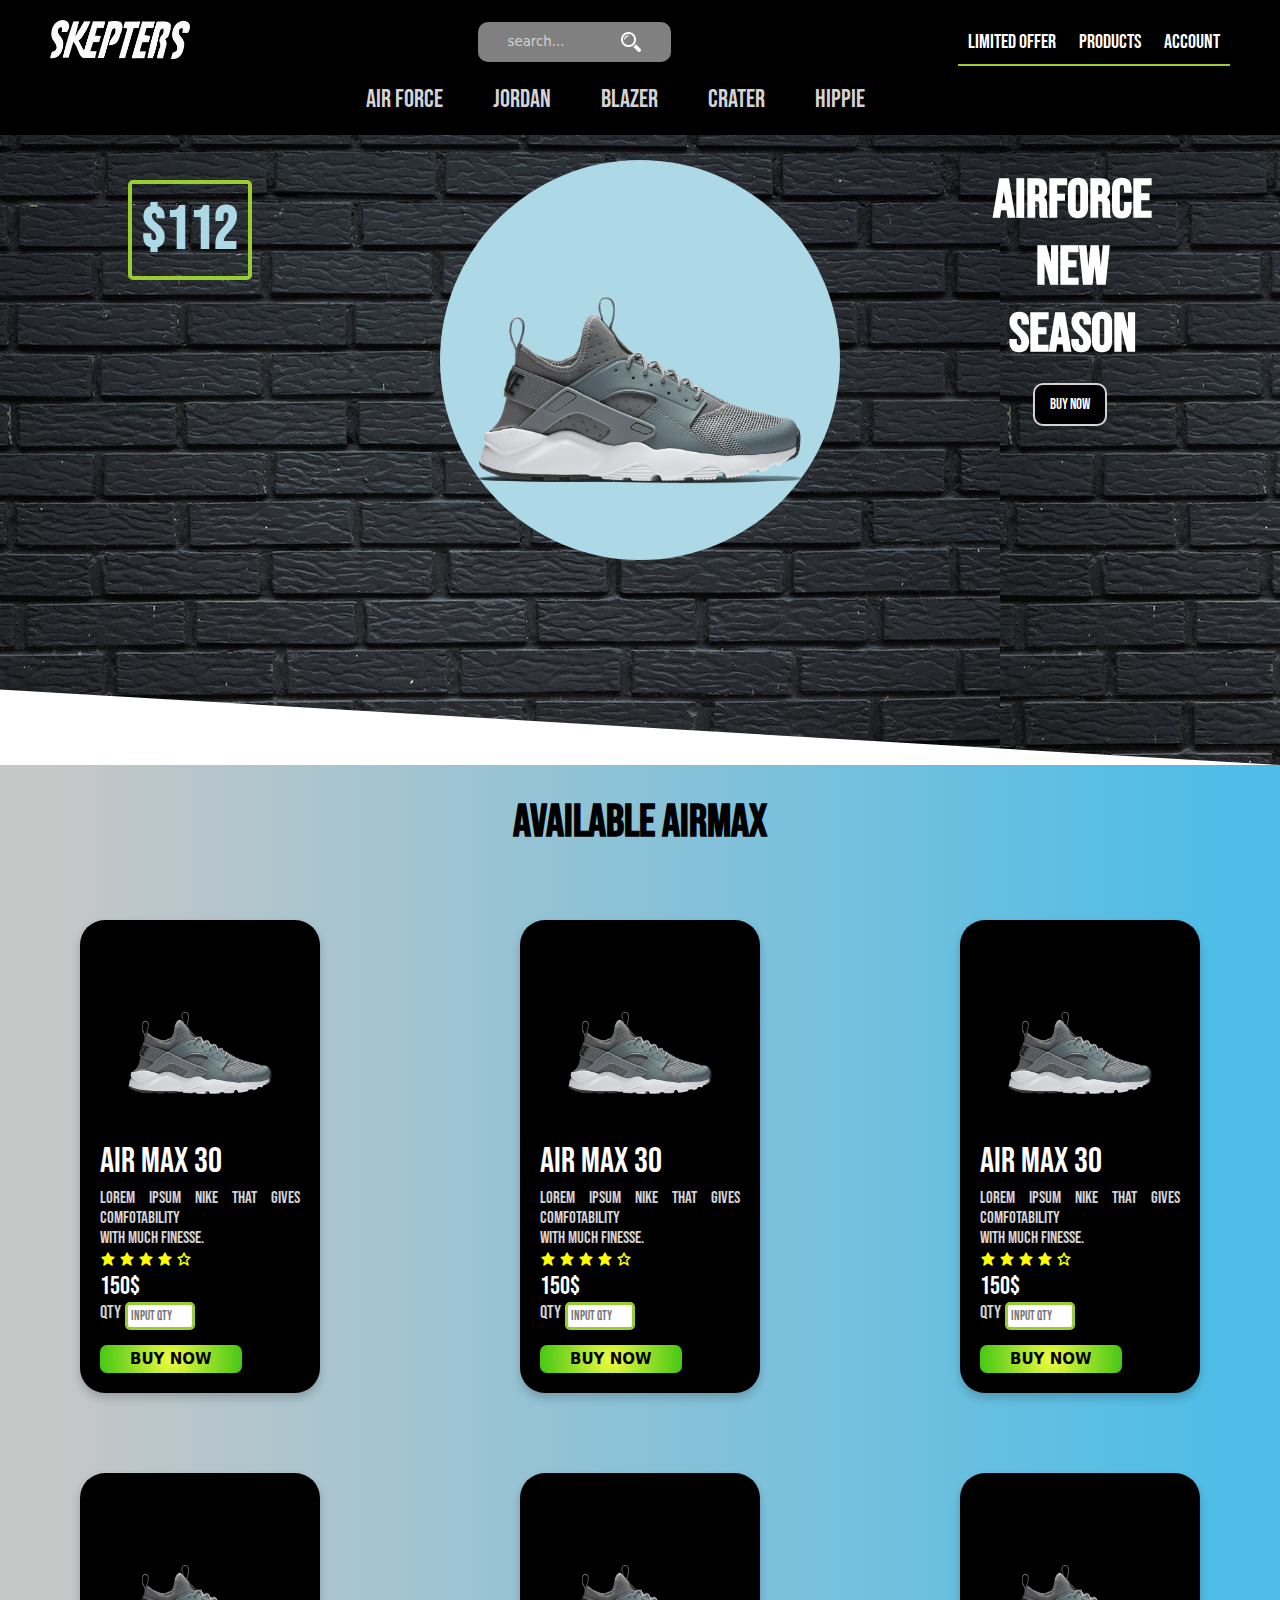
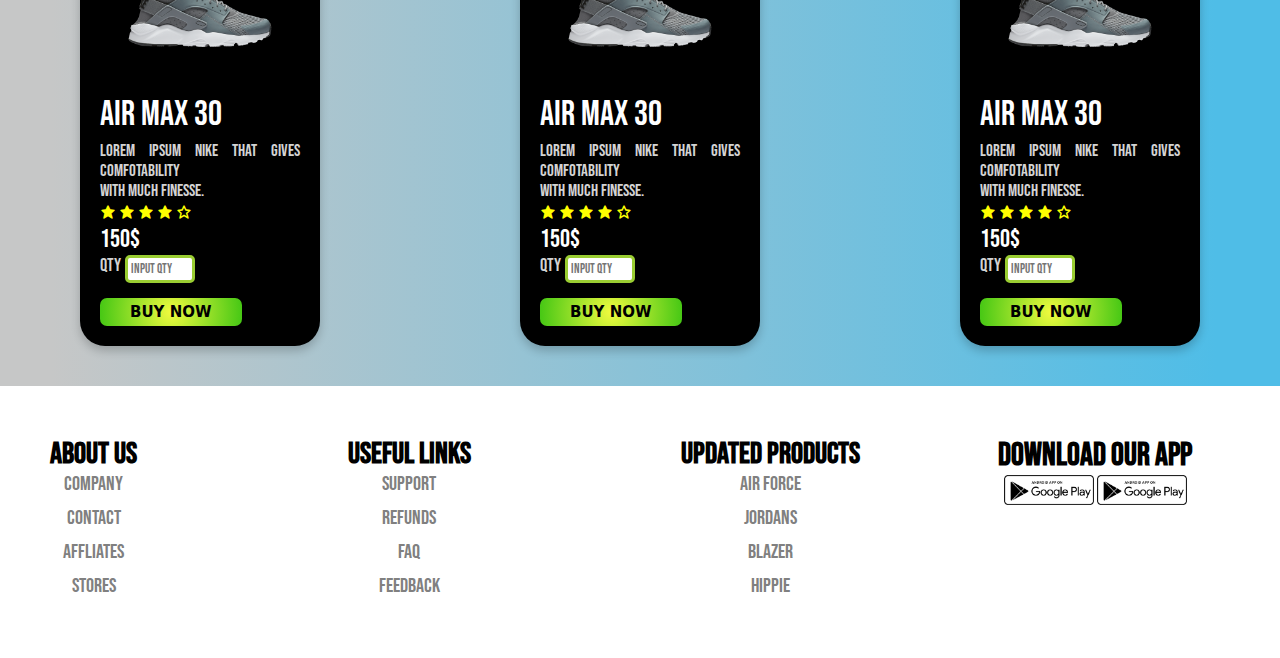
<file: index24.html>
<!DOCTYPE html>
<html lang="en">
<head>
    <meta charset="UTF-8">
    <meta http-equiv="X-UA-Compatible" content="IE=edge">
    <meta name="viewport" content="width=device-width, initial-scale=1.0">
    <link href='https://unpkg.com/boxicons@2.1.2/css/boxicons.min.css' rel='stylesheet'>
    <link rel="stylesheet" href="style24.css">
    <title>Document</title>
</head>
<body>
    <nav>
        <div class="navtop">
            <div class="navitem">
                <a href="index.html"><img src="./images/skep.png" alt="" width="140px"></a>
            </div>
            <div class="navitem">
                <div class="search">
                    <input type="text" placeholder="search..." class="searchinput">
                    <img src="./images/search1.png" alt="" width="20px">
                </div>
            </div>
            <div class="navitem">
                <span class="limitedoffer"><a href=""> Limited offer </a></span>
                <span class="limitedoffer"><a href="index20.html"> Products </a></span>
                <span class="limitedoffer"><a href="index27.html"> Account </a></span>
            </div>
        </div>
        <div class="navbottom">
            <h3 class="menuitem"><a href="index20.html">AIR FORCE</a></h3>
            <h3 class="menuitem"><a href="index21.html">JORDAN</a></h3>
            <h3 class="menuitem"><a href="index22.html">BLAZER</a></h3>
            <h3 class="menuitem"><a href="index23.html">CRATER</a></h3>
            <h3 class="menuitem"><a href="index24.html">HIPPIE</a></h3>
        </div>
    </nav> 

    <div class="slider">
        <div class="sliderwrapper">
            <div class="slideritem">
                <img src="./images/pngwing4.png" alt="" class="sliderimg">
                <div class="sliderbg"></div>
                <h1 class="slidertitle">AIRFORCE <br> NEW <br> SEASON</h1>
                <h2 class="sliderprice">$112</h2>
                <button class="buybutton1">BUY NOW</button>
            </div>
          </div>
    </div>



    <section class="products">
        <div class="prodtitle"><h2>AVAILABLE AIRMAX</h2></div>
        <div class="container">
            <div class="productcard">
                <div class="mainimg">
                    <img src="./images/pngwing4.png" class="imgs" alt="">
                </div>
                <div class="shoedetails">
                    <h2 class="shoename">AIR MAX 30</h2>
                    <P>Lorem ipsum nike that gives comfotability
                        <br>with much finesse.
                    </P>
                    <div class="starsrat">
                        <i class='bx bxs-star' ></i>
                        <i class='bx bxs-star' ></i>
                        <i class='bx bxs-star' ></i>
                        <i class='bx bxs-star' ></i>
                        <i class='bx bx-star' ></i>
                    </div>
                    <div class="price">
                        <h3> 150$</h3>
                       <div class="qty"><p>Qty</p>
                        <input type="number" placeholder="input qty"></div>
                    </div>
                    <div class="buybutton">
                        <button><a href="index26.html">BUY NOW</a> </button>
                    </div>
        
                </div>
            </div>
            <div class="productcard">
                <div class="mainimg">
                    <img src="./images/pngwing4.png" class="imgs" alt="">
                </div>
                <div class="shoedetails">
                    <h2 class="shoename">AIR MAX 30</h2>
                    <P>Lorem ipsum nike that gives comfotability
                        <br>with much finesse.
                    </P>
                    <div class="starsrat">
                        <i class='bx bxs-star' ></i>
                        <i class='bx bxs-star' ></i>
                        <i class='bx bxs-star' ></i>
                        <i class='bx bxs-star' ></i>
                        <i class='bx bx-star' ></i>
                    </div>
                    <div class="price">
                        <h3> 150$</h3>
                       <div class="qty"><p>Qty</p>
                        <input type="number" placeholder="input qty"></div>
                    </div>
                    <div class="buybutton">
                        <button><a href="index26.html">BUY NOW</a> </button>
                    </div>
        
                </div>
            </div>
            <div class="productcard">
                <div class="mainimg">
                    <img src="./images/pngwing4.png" class="imgs" alt="">
                </div>
                <div class="shoedetails">
                    <h2 class="shoename">AIR MAX 30</h2>
                    <P>Lorem ipsum nike that gives comfotability
                        <br>with much finesse.
                    </P>
                    <div class="starsrat">
                        <i class='bx bxs-star' ></i>
                        <i class='bx bxs-star' ></i>
                        <i class='bx bxs-star' ></i>
                        <i class='bx bxs-star' ></i>
                        <i class='bx bx-star' ></i>
                    </div>
                    <div class="price">
                        <h3> 150$</h3>
                       <div class="qty"><p>Qty</p>
                        <input type="number" placeholder="input qty"></div>
                    </div>
                    <div class="buybutton">
                        <button><a href="index26.html">BUY NOW</a> </button>
                    </div>
        
                </div>
            </div>
        </div>
    
        <!-- second row -->
        <div class="container">
            <div class="productcard">
                <div class="mainimg">
                    <img src="./images/pngwing4.png" class="imgs" alt="">
                </div>
                <div class="shoedetails">
                    <h2 class="shoename">AIR MAX 30</h2>
                    <P>Lorem ipsum nike that gives comfotability
                        <br>with much finesse.
                    </P>
                    <div class="starsrat">
                        <i class='bx bxs-star' ></i>
                        <i class='bx bxs-star' ></i>
                        <i class='bx bxs-star' ></i>
                        <i class='bx bxs-star' ></i>
                        <i class='bx bx-star' ></i>
                    </div>
                    <div class="price">
                        <h3> 150$</h3>
                       <div class="qty"><p>Qty</p>
                        <input type="number" placeholder="input qty"></div>
                    </div>
                    <div class="buybutton">
                        <button><a href="index26.html">BUY NOW</a> </button>
                    </div>
        
                </div>
            </div>
            <div class="productcard">
                <div class="mainimg">
                    <img src="./images/pngwing4.png" class="imgs" alt="">
                </div>
                <div class="shoedetails">
                    <h2 class="shoename">AIR MAX 30</h2>
                    <P>Lorem ipsum nike that gives comfotability
                        <br>with much finesse.
                    </P>
                    <div class="starsrat">
                        <i class='bx bxs-star' ></i>
                        <i class='bx bxs-star' ></i>
                        <i class='bx bxs-star' ></i>
                        <i class='bx bxs-star' ></i>
                        <i class='bx bx-star' ></i>
                    </div>
                    <div class="price">
                        <h3> 150$</h3>
                       <div class="qty"><p>Qty</p>
                        <input type="number" placeholder="input qty"></div>
                    </div>
                    <div class="buybutton">
                        <button><a href="index26.html">BUY NOW</a> </button>
                    </div>
        
                </div>
            </div>
            <div class="productcard">
                <div class="mainimg">
                    <img src="./images/pngwing4.png" class="imgs" alt="">
                </div>
                <div class="shoedetails">
                    <h2 class="shoename">AIR MAX 30</h2>
                    <P>Lorem ipsum nike that gives comfotability
                        <br>with much finesse.
                    </P>
                    <div class="starsrat">
                        <i class='bx bxs-star' ></i>
                        <i class='bx bxs-star' ></i>
                        <i class='bx bxs-star' ></i>
                        <i class='bx bxs-star' ></i>
                        <i class='bx bx-star' ></i>
                    </div>
                    <div class="price">
                        <h3> 150$</h3>
                       <div class="qty"><p>Qty</p>
                        <input type="number" placeholder="input qty"></div>
                    </div>
                    <div class="buybutton">
                        <button><a href="index26.html">BUY NOW</a> </button>
                    </div>
        
                </div>
            </div>
        </div>
    </section>

<footer>
    <div class="footerleft">
        <div class="footermenu">
            <h1 class="footermentitle">About us</h1>
            <ul class="footermenlist">
                <li class="footerlistitem">Company</li>
                <li class="footerlistitem">Contact</li>
                <li class="footerlistitem">Affliates</li>
                <li class="footerlistitem">Stores</li>
            </ul>
        </div>
        <div class="footermenu">
            <h1 class="footermentitle">Useful Links</h1>
            <ul class="footermenlist">
                <li class="footerlistitem">Support</li>
                <li class="footerlistitem">Refunds</li>
                <li class="footerlistitem">FAQ</li>
                <li class="footerlistitem">Feedback</li>
            </ul>
        </div>
        <div class="footermenu">
            <h1 class="footermentitle">Updated Products</h1>
            <ul class="footermenlist">
                <li class="footerlistitem">Air force</li>
                <li class="footerlistitem">Jordans</li>
                <li class="footerlistitem">Blazer</li>
                <li class="footerlistitem">Hippie</li>
            </ul>
        </div>
    </div>
    <div class="footerright">
        <div class="footerrightmenu">
            <h1 class="menutitle">Download our app</h1>
            <div class="ficons">
                <img src="./images/app1.png" alt="" class="ficon" width="90px">
                <img src="./images/app1.png" alt="" class="ficon" width="90px">
            </div>
        </div>
    </div>

</footer>
  
</body>
</html>
</file>
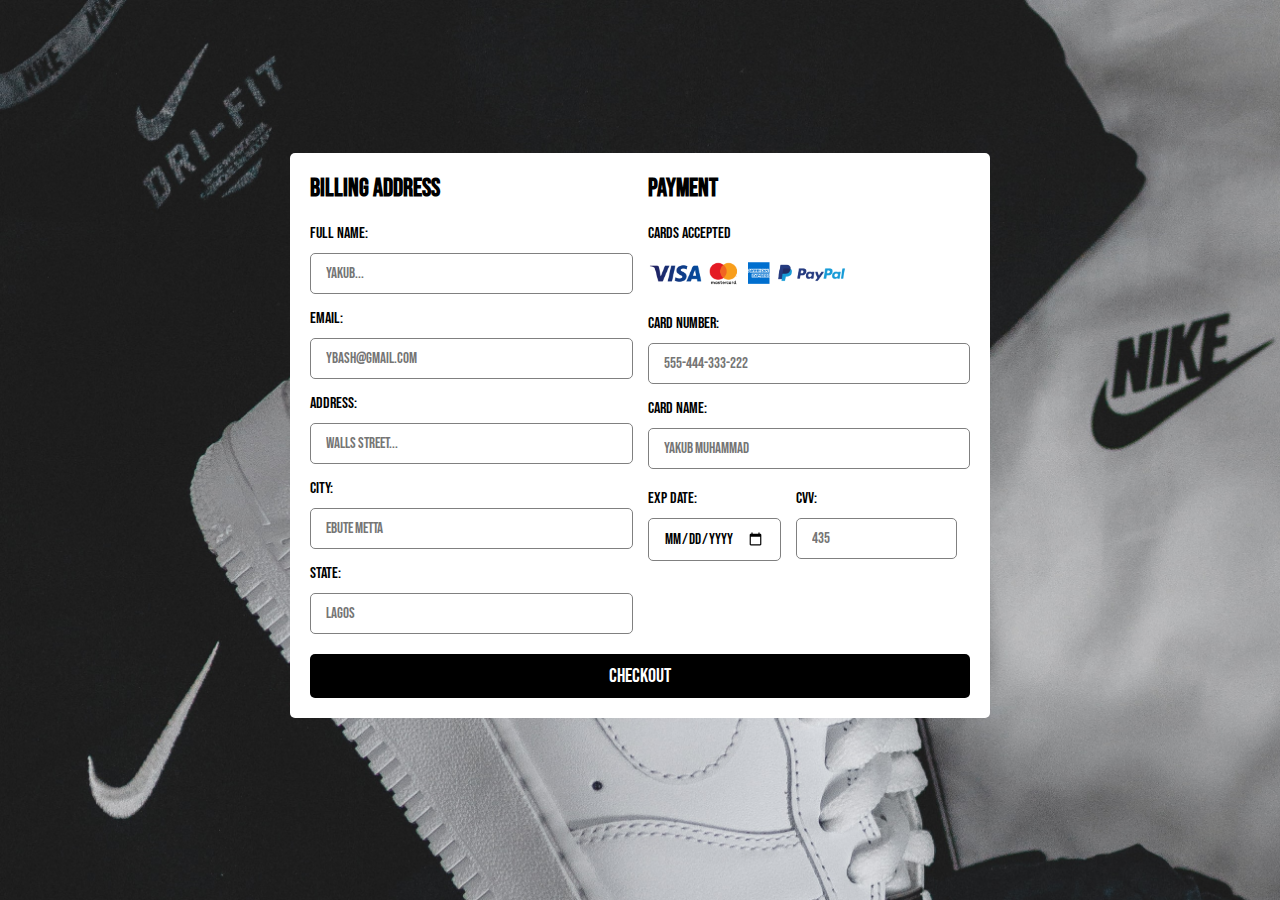
<file: index26.html>
<!DOCTYPE html>
<html lang="en">
<head>
    <meta charset="UTF-8">
    <meta http-equiv="X-UA-Compatible" content="IE=edge">
    <meta name="viewport" content="width=device-width, initial-scale=1.0">
    <link rel="stylesheet" href="style26.css">
    <title>Document</title>
</head>
<body>

    <div class="container">
        

        <form action="">

            <div class="row">

                <div class="column">
                    <h3 class="title">BILLING ADDRESS</h3>

                    <div class="inputbox">
                        <span>Full Name:</span>
                        <input type="text" placeholder="Yakub...">
                    </div>
                    <div class="inputbox">
                        <span>Email:</span>
                        <input type="email" placeholder="Ybash@gmail.com">
                    </div>
                    <div class="inputbox">
                        <span>Address:</span>
                        <input type="text" placeholder="Walls street...">
                    </div>
                    <div class="inputbox">
                        <span>city:</span>
                        <input type="text" placeholder="ebute metta">
                    </div>
                    <div class="inputbox">
                        <span>State:</span>
                        <input type="text" placeholder="Lagos">
                    </div>
                </div>

                <div class="column">
                    <h3 class="title">PAYMENT </h3>

                    <div class="inputbox">
                        <span>Cards accepted</span>
                        <img src="./images/payment.png" alt="" width="200px">
                    </div>
                    <div class="inputbox">
                        <span>Card Number:</span>
                        <input type="number" placeholder="555-444-333-222">
                    </div>
                    <div class="inputbox">
                        <span>Card Name:</span>
                        <input type="text" placeholder="yakub Muhammad">
                    </div>
                   <div class="flex"> <div class="inputbox">
                        <span>Exp Date:</span>
                        <input type="date" placeholder="02/22">
                    </div>
                    <div class="inputbox">
                        <span>CVV:</span>
                        <input type="number" placeholder="435">
                    </div>
                </div>
                </div>
               
              </div>

              <input type="submit" value="Checkout" class="submit">
        </form>

    </div>
</body>
</html>
</file>
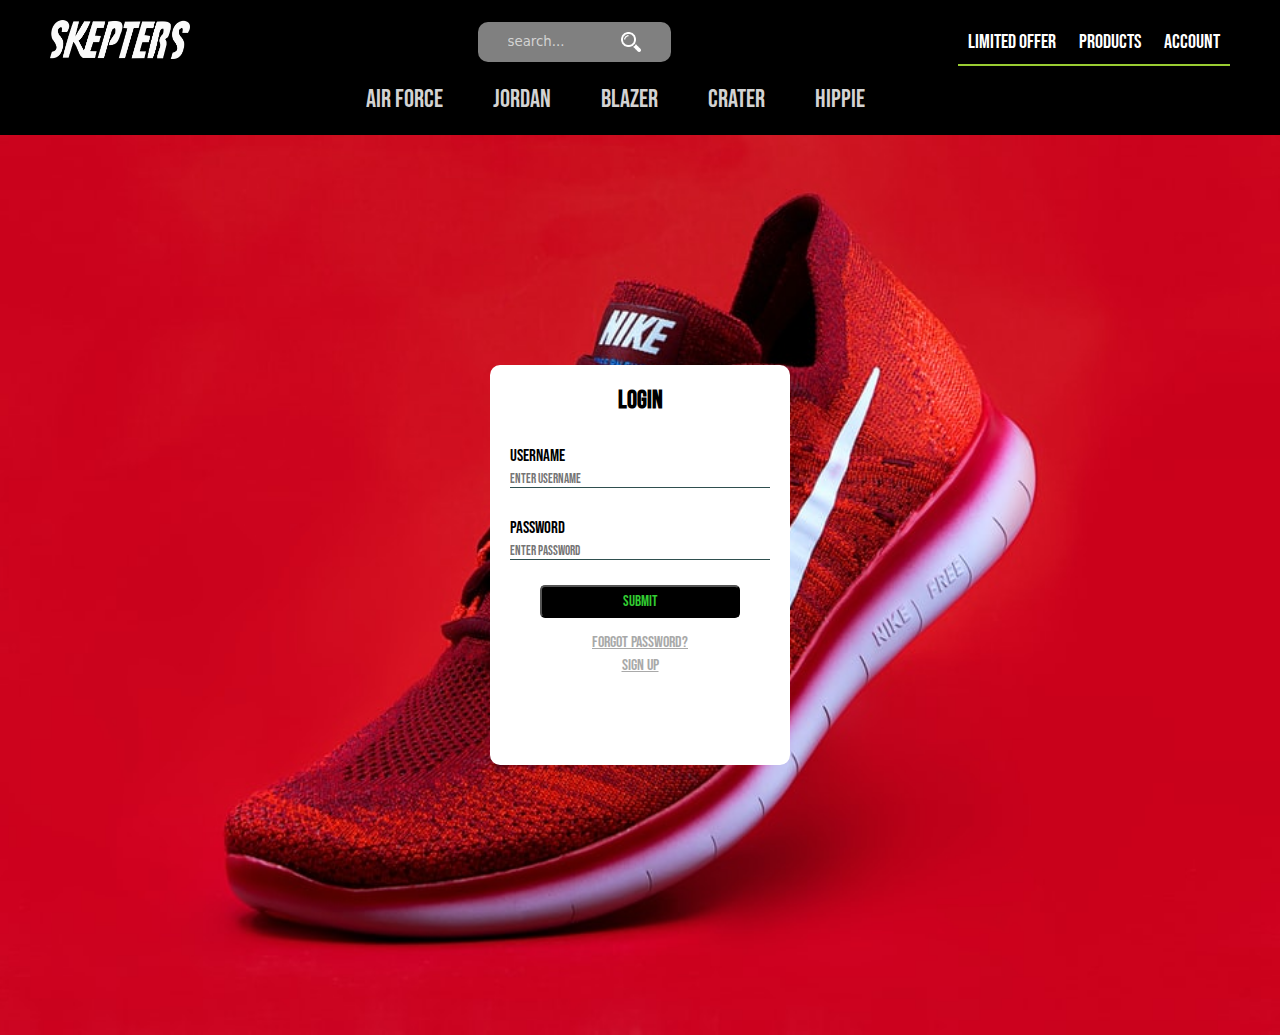
<file: index27.html>
<!DOCTYPE html>
<html lang="en">
<head>
    <meta charset="UTF-8">
    <meta http-equiv="X-UA-Compatible" content="IE=edge">
    <meta name="viewport" content="width=device-width, initial-scale=1.0">
    <link rel="stylesheet" href="style27.css">
    <title>Document</title>
</head>
<body>

    <nav>
        <div class="navtop">
            <div class="navitem">
                <a href="index.html"><img src="./images/skep.png" alt="" width="140px"></a>
            </div>
            <div class="navitem">
                <div class="search">
                    <input type="text" placeholder="search..." class="searchinput">
                    <img src="./images/search1.png" alt="" width="20px">
                </div>
            </div>
            <div class="navitem">
                <span class="limitedoffer"><a href=""> Limited offer </a></span>
                <span class="limitedoffer"><a href="index20.html"> Products </a></span>
                <span class="limitedoffer"><a href="index27.html"> Account </a></span>
            </div>
        </div>
        <div class="navbottom">
            <h3 class="menuitem"><a href="index20.html">AIR FORCE</a></h3>
            <h3 class="menuitem"><a href="index21.html">JORDAN</a></h3>
            <h3 class="menuitem"><a href="index22.html">BLAZER</a></h3>
            <h3 class="menuitem"><a href="index23.html">CRATER</a></h3>
            <h3 class="menuitem"><a href="index24.html">HIPPIE</a></h3>
        </div>
    </nav> 


    <section class="login">
        <form class="loginbox">
            <div class="title">
                <h3>login</h3>
            </div>
            <p>username</p>
            <input type="text" name="" placeholder="Enter username">
            <p>Password</p>
            <input type="password" name="" placeholder="Enter password">
        <div class="submit">
            <button type="button" class="btn">Submit</button>
        </div>
         <div class="links">
            <a href="">Forgot password?</a>
            <a href="">Sign up</a>
        </div>
        </form>
    </section>

</body>
</html>
</file>
<file: sneakers.css>
body{
    margin: 0;
    padding: 0;
    font-family: 'Bebas Neue', cursive;
}
nav{
    background-color: black;
    color: white;
    padding: 20px 50px;
}
.navtop{
    display: flex;
    align-items: center;
    justify-content: space-between;
}
.search{
    display: flex;
    align-items: center;
    background-color: gray;
    padding: 10px 25px;
    border-radius: 10px;

}
.searchinput{
    border: none;
    background-color: transparent;
}
.searchinput::placeholder{
    color: lightgray;
}

.limitedoffer{
    font-size: 20px;
    border-bottom: 2px solid yellowgreen;
    cursor:pointer;
    padding: 10px;
}
.limitedoffer a{
    text-decoration: none;
    color: white;
    transition: 0.5s;
}
.limitedoffer a:hover{
    color: yellowgreen;
}
.navbottom{
    display: flex;
    align-items: center;
    justify-content: center;
}
.menuitem{
    margin-right: 50px;
    cursor: pointer;
    color: lightgray;
    font-size: 25px;
    font-weight: 300;
    
}
.slider{
    background-image: url(./images/brick2.jpg);
    overflow: hidden;
    clip-path: polygon(0 0, 100% 0, 100% 100%, 0 88%);
}
.sliderwrapper{
    display: flex;
    width: 500vw;
    transition: all 1s ease-in-out;
}
.slideritem{
    width: 100vw;
    display: flex;
    align-items: center;
    justify-content: center;
    position: relative;
}
.sliderbg{
    width: 450px;
    height: 450px;
    background-color: red;
    position: absolute;
    border-radius: 50%;

}
.slidertitle{
    position: absolute;
    top: 10%;
    right: 10%;
    font-size: 60px;
    font-weight: 700px;
    text-align: center;
    color: white;
    z-index: 1;

}
.sliderimg{
    z-index: 1;
    width: 500px;
}
.sliderprice{
    position: absolute;
    top: 10%;
    left: 10%;
    font-size: 60px;
    font-weight: 200px;
    text-align: center;
    color: white;
    border: 4px solid yellowgreen;
    padding: 10px;
    border-radius: 5px;

}
.buybutton{
    background-color: black;
    position: absolute;
    top: 65%;
    right: 14%;
    font-size: 15px;
    font-family: 'Bebas Neue', cursive;
    font-weight: 200px;
    text-align: center;
    color: white;
    border: 2px solid lightgray;
cursor: pointer;
border-radius: 10px;
padding: 10px 15px;

}
.buybutton:hover{
    background-color: yellowgreen;
    color: black;
    transition: 0.5s ease-in-out;
}
.slideritem:nth-child(1) .sliderbg{
    background-color: lightcoral;
}
.slideritem:nth-child(2) .sliderbg{
    background-color: orange;
}
.slideritem:nth-child(3) .sliderbg{
    background-color: white;
}
.slideritem:nth-child(4) .sliderbg{
    background-color: white;
}
.slideritem:nth-child(5) .sliderbg{
    background-color: lightskyblue;
}

.slideritem:nth-child(1) .sliderprice{
    color: lightcoral;
 }
.slideritem:nth-child(2) .sliderprice{
   color: orange;
}
.slideritem:nth-child(3) .sliderprice{
  color: white;
}
.slideritem:nth-child(4) .sliderprice{
    color: white;
}
.slideritem:nth-child(5) .sliderprice{
    color: lightskyblue;
}
.features{
    display: flex;
    align-items: center;
    justify-content: space-between;
    padding: 50px;

}
.featured{
    display: flex;
    flex-direction: column;
    align-items: center;
    text-align: center;
}
.featureimg{
    width: 50px;
    height: 50px;

}
.featuretitle{
    font-size: 20px;
    font-weight: 500px;
    margin: 20px;

}
.featuredesc{
    color: gray;
    width: 50%;
    height: 100px;
}
.newseason{
    display: flex;
}
.newsitem{
    flex: 1;
    background-color: black;
    color: white;
    display: flex;
    align-items: center;
    justify-content: center;
    text-align: center;
    flex-direction: column;
   
}
.nsimg{
    width: 100%;
}
.newstitle{
    font-size: 40px;
    font-weight: 350px;
}
.newsbutton{
    padding: 15px;
    font-weight:bold;
    cursor: pointer;
    font-family: system-ui, -apple-system, BlinkMacSystemFont, 'Segoe UI', Roboto, Oxygen, Ubuntu, Cantarell, 'Open Sans', 'Helvetica Neue', sans-serif;
    border-radius: 5px;
}
footer{
    display: flex;
    
}
.footerleft{
    flex: 3;
    display: flex;
    justify-content: space-between;
    padding: 50px;
    align-items: center;
    text-align: center;
    font-size: 20px;
}
.footerright{
    flex: 1;
    padding: 50px;
    display: flex;
    flex-direction: column;
    justify-content: space-between;
    align-items: center;
    text-align: center;
}
.footermentitle{
    font-size: 30px;
}
.footermenlist{
    padding: 0;
    list-style: none;
}
.footerlistitem{
    margin-bottom: 10px;
    color: gray;
    cursor: pointer;
}

@media screen and (max-width:480px) {
    nav{
        padding: 20px;
    }
    .search{
        display: none;
    }
    .navbottom{
        flex-wrap: wrap;
    }
    .menuitem{
        margin: 25px;
        font-weight: 400px;
        font-size: 20px;
    }
    .limitedoffer{
        display: flex;
        flex-wrap: wrap;
    }
    .navitem img{
        width: 180px;
    }
    .slider{
        clip-path: none;
    }
    .sliderimg{
        width: 90%;
    }
    .sliderbg{
        width: 100%;
        height: 100%;
    }
    .slidertitle{
        display: none;
    }
    .sliderprice{
        top: unset;
       z-index: 1;
        left: 0;
        bottom: 0;
        background-color: lightgrey;
        border: none;
        font-size: 40px;
    }
    .buybutton{
       padding-left: 30px;
       padding-right: 30px;
        right: 0;
        top: 0;
        
        font-size: 25px;
z-index: 1;
    }
    .slideritem:nth-child(4) .sliderprice{
        color: red;
    }
    .slideritem:nth-child(5) .sliderprice{
        color: lightseagreen;
     }

     .features{
        flex-direction: column;
     }

     .newseason{
        flex-direction: column;
     }

.newsitem:nth-child(2){
    padding: 50px;
}
    footer{
        flex-direction: column;
        align-items: center;
    }
    .footerleft{
        padding: 20px;
        width: 90%;
    }
    .footerright{
        padding: 20px;
        width: 90%;
    }
    .footermentitle{
        font-size: 20px;
    }
}


@media screen and (max-width:840px) {
.footerright{
    flex: 0;
}
.navbottom{
    flex-wrap: wrap;
}
.limitedoffer{
    font-size: 15px;
}
.slidertitle{
    right: 5%;
}
.sliderprice{
    left: 5%;
}
.sliderbg{
    width: 400px;
    height: 400px;
}
.buybutton{
    right: 11%;
}
.nsimg{
    height: 100%;
}
.newsitem:nth-child(2){
    padding: 30px;
}
}
</file>
<file: style20.css>
/* font */
@import url('https://fonts.googleapis.com/css2?family=Bebas+Neue&display=swap');
*{
    font-family: 'Bebas Neue', cursive;
    margin: 0;
    padding: 0;
    box-sizing: border-box;
}
body{
   align-items: center;
}
nav{
    background-color: black;
    color: white;
    padding: 20px 50px;
}
.navtop{
    display: flex;
    align-items: center;
    justify-content: space-between;
}
.search{
    display: flex;
    align-items: center;
    background-color: gray;
    padding: 10px 30px;
    border-radius: 10px;
    justify-content: space-between;

}
.searchinput{
    border: none;
    background-color: transparent;
}
.searchinput::placeholder{
    color: lightgray;
    font-family: system-ui, -apple-system, BlinkMacSystemFont, 'Segoe UI', Roboto, Oxygen, Ubuntu, Cantarell, 'Open Sans', 'Helvetica Neue', sans-serif;
}

.limitedoffer{
    font-size: 20px;
    border-bottom: 2px solid yellowgreen;
    cursor:pointer;
    padding: 10px;
}
.limitedoffer a{
    text-decoration: none;
    color: white;
    transition: 0.5s;
}
.limitedoffer a:hover{
    color: yellowgreen;
}
.navbottom{
    display: flex;
    align-items: center;
    justify-content: center;
    padding-top: 20px;
}
.menuitem{
    margin-right: 50px;
    cursor: pointer;
    color: lightgray;
    font-size: 25px;
    font-weight: 300;
    
}
.menuitem a{
    text-decoration: none;
    color: lightgray;
}
.slider{
    background-image: url(./images/brick2.jpg);
    overflow: hidden;
    clip-path: polygon(0 0, 100% 0, 100% 100%, 0 88%);
}
.sliderwrapper{
    display: flex;
    /* width: 500vw; */
    transition: all 1s ease-in-out;
}
.slideritem{
    width: 100vw;
    display: flex;
    align-items: center;
    justify-content: center;
    position: relative;
}
.sliderbg{
    width: 450px;
    height: 450px;
    background-color: lightcoral;
    position: absolute;
    border-radius: 50%;

}
.slidertitle{
    position: absolute;
    top: 7%;
    right: 10%;
    font-size: 55px;
    font-weight: 700px;
    text-align: center;
    color: white;
    z-index: 1;

}
.sliderimg{
    z-index: 1;
    width: 650px;
}
.sliderprice{
    position: absolute;
    top: 10%;
    left: 10%;
    font-size: 60px;
    font-weight: 200px;
    text-align: center;
    color: white;
    border: 4px solid yellowgreen;
    padding: 10px;
    border-radius: 5px;

}
.buybutton1{
    background-color: black;
    position: absolute;
    top: 61%;
    right: 13.5%;
    font-size: 15px;
    font-family: 'Bebas Neue', cursive;
    font-weight: 200px;
    text-align: center;
    color: white;
    border: 2px solid lightgray;
cursor: pointer;
border-radius: 10px;
padding: 10px 15px;

}
.buybutton1:hover{
    background-color: yellowgreen;
    color: black;
    transition: 0.5s ease-in-out;
}
.products{
    width: 100%;
    background: linear-gradient(90deg, rgba(131,58,180,1) 0%, rgba(56,83,252,1) 50%, rgba(69,252,225,1) 100%);
}
.products .prodtitle{
    display: flex;
    justify-content: center;
    align-items: center;
   

}
.prodtitle h2{
    font-size: 45px;
    margin-top: 30px;
    margin-bottom: 30px;
}
.container{
    width: 100%;
    display: flex;

    justify-content: center;
    align-items: center;
    padding: 10px;
}
.productcard{
    max-width: 250px;
    box-shadow: 0 5px 10px rgba(0, 0, 0,0.2);
    padding: 20px;
    border-radius: 25px;
    margin: 30px 100px;
    background: black;
    display: flex;
    flex-direction: column;
    transition: transform 0.5s;
    transition: 0.5s ease-in-out;
}
.productcard:hover{
    transform: translateY(-8px);
    background: linear-gradient(0deg, rgba(4,9,9,1) 13%, rgba(32,183,204,1) 59%, rgba(97,244,32,1) 91%);
}
.productcard .mainimg img{
height: 200px;
width: 200px;
object-fit: cover;
justify-content: center;

}
.productcard .shoedetails .shoename{
    font-size: 35px;
    color: white;
    margin-bottom: 5px;
    font-weight: 500;
}
.productcard .shoedetails p{
    font-size: 17px;
    color: lightgray;
    text-align: justify;
    margin-bottom: 3px;
}
.productcard .shoedetails h3{
    color: white;
    font-weight: 400;
    font-size: 25px;
}
.productcard .shoedetails .starsrat i{
color: yellow;
}
.productcard .shoedetails .qty{
    display: flex;
    justify-content: space-between;
    max-width: 95px;
}
.productcard .shoedetails .qty input{
    width: 70px;
    border: 3px solid yellowgreen;
    border-radius: 5px;
    padding: 3px;

    
}
.productcard .shoedetails .qty p{
    font-size: 18px;
}
.productcard .shoedetails .buybutton{
    margin-top: 15px;
    
}
.productcard .shoedetails .buybutton button{
    padding: 5px 30px;
    border-radius: 7px;
    border: none;
    font-size: 15px;
    font-weight: bold;
    font-family: system-ui, -apple-system, BlinkMacSystemFont, 'Segoe UI', Roboto, Oxygen, Ubuntu, Cantarell, 'Open Sans', 'Helvetica Neue', sans-serif;
 background: radial-gradient(circle, rgba(240,251,63,1) 0%, rgba(68,199,20,1) 100%);;
 transition: 1s ease-in-out;
}
.productcard .shoedetails .buybutton button a{
    text-decoration: none;
    color: black;
    font-family: system-ui, -apple-system, BlinkMacSystemFont, 'Segoe UI', Roboto, Oxygen, Ubuntu, Cantarell, 'Open Sans', 'Helvetica Neue', sans-serif;
}
.productcard .shoedetails .buybutton button:hover{
    background: radial-gradient(circle, rgba(153,254,34,1) 0%, rgba(221,226,18,1) 100%);
    
}


footer{
    display: flex;
    
}
.footerleft{
    flex: 3;
    display: flex;
    justify-content: space-between;
    padding: 50px;
    align-items: center;
    text-align: center;
    font-size: 20px;
}
.footerright{
    flex: 1;
    padding: 50px;
    display: flex;
    flex-direction: column;
    justify-content: space-between;
    align-items: center;
    text-align: center;
}
.footermentitle{
    font-size: 30px;
}
.footermenlist{
    padding: 0;
    list-style: none;
}
.footerlistitem{
    margin-bottom: 10px;
    color: gray;
    cursor: pointer;
}
@media screen and (max-width:480px) {
    nav{
        padding: 20px;
    }
    .search{
        display: none;
    }
    .navbottom{
        flex-wrap: wrap;
    }
    .menuitem{
        margin: 25px;
        font-weight: 400px;
        font-size: 20px;
    }
    .limitedoffer{
        display: flex;
        flex-wrap: wrap;
    }
    .navitem img{
        width: 180px;
    }
    .slider{
        clip-path: none;
    }
    .slidertitle{
        display: none;
        
    }
    .sliderbg{
        border-radius: 50%;
        height: 350px;
        width: 350px;
    }
    .buybutton1{
        z-index: 1;
        top: 0;
        right: 0;
        padding-left: 40px;
        padding-right: 40px;
    }
    .sliderprice{
        background-color: lightgrey;
        border: none;
        z-index: 1;
        top: unset;
        bottom: 0;
        left: 0;
        color: black;
    }
    .sliderimg{
        width: 100%;
    }
  .products{
    width: 100%;
  }
  .container{
    display: flex;
    flex-direction: column;
    padding: 20px;

  }
  .productcard{
    margin: 30px 0;
  }


    footer{
        flex-direction: column;
        align-items: center;
    }
    .footerleft{
        padding: 20px;
        width: 90%;
    }
    .footerright{
        padding: 20px;
        width: 90%;
    }
    .footermentitle{
        font-size: 20px;
    }
}

/* @media screen and (max-width:390px){
    .productsection{
        height: 230vh;
    }
    .slider{
        clip-path: none;
        height: 30vh;
    }
    .productcard{
        margin-bottom: 15px;
    }
  
} */
</file>
<file: style21.css>
/* font */
@import url('https://fonts.googleapis.com/css2?family=Bebas+Neue&display=swap');
*{
    font-family: 'Bebas Neue', cursive;
    margin: 0;
    padding: 0;
    box-sizing: border-box;
}
body{
   align-items: center;
}
nav{
    background-color: black;
    color: white;
    padding: 20px 50px;
}
.navtop{
    display: flex;
    align-items: center;
    justify-content: space-between;
}
.search{
    display: flex;
    align-items: center;
    background-color: gray;
    padding: 10px 30px;
    border-radius: 10px;
    justify-content: space-between;

}
.searchinput{
    border: none;
    background-color: transparent;
}
.searchinput::placeholder{
    color: lightgray;
    font-family: system-ui, -apple-system, BlinkMacSystemFont, 'Segoe UI', Roboto, Oxygen, Ubuntu, Cantarell, 'Open Sans', 'Helvetica Neue', sans-serif;
}

.limitedoffer{
    font-size: 20px;
    border-bottom: 2px solid yellowgreen;
    cursor:pointer;
    padding: 10px;
}
.limitedoffer a{
    text-decoration: none;
    color: white;
    transition: 0.5s;
}
.limitedoffer a:hover{
    color: yellowgreen;
}
.navbottom{
    display: flex;
    align-items: center;
    justify-content: center;
    padding-top: 20px;
}
.menuitem{
    margin-right: 50px;
    cursor: pointer;
    color: lightgray;
    font-size: 25px;
    font-weight: 300;
    
}
.menuitem a{
    text-decoration: none;
    color: lightgray;
}
.slider{
    background-image: url(./images/brick2.jpg);
    overflow: hidden;
    height: 65vh;
    clip-path: polygon(0 0, 100% 0, 100% 100%, 0 88%);
}
.sliderwrapper{
    display: flex;
    width: 500vw;
    transition: all 1s ease-in-out;
}
.slideritem{
    width: 100vw;
    display: flex;
    align-items: center;
    justify-content: center;
    position: relative;
}
.sliderbg{
    width: 400px;
    height: 400px;
    background-color: orange;
    position: absolute;
    border-radius: 50%;

}
.slidertitle{
    position: absolute;
    top: 7%;
    right: 10%;
    font-size: 55px;
    font-weight: 700px;
    text-align: center;
    color: white;
    z-index: 1;

}
.sliderimg{
    z-index: 1;
    width: 650px;
}
.sliderprice{
    position: absolute;
    top: 10%;
    left: 10%;
    font-size: 60px;
    font-weight: 200px;
    text-align: center;
    color: white;
    border: 4px solid yellowgreen;
    padding: 10px;
    border-radius: 5px;

}
.buybutton1{
    background-color: black;
    position: absolute;
    top: 61%;
    right: 13.5%;
    font-size: 15px;
    font-family: 'Bebas Neue', cursive;
    font-weight: 200px;
    text-align: center;
    color: white;
    border: 2px solid lightgray;
cursor: pointer;
border-radius: 10px;
padding: 10px 15px;

}
.buybutton1:hover{
    background-color: yellowgreen;
    color: black;
    transition: 0.5s ease-in-out;
}


.products{
    width: 100%;
    background: linear-gradient(90deg, rgba(195,119,4,1) 4%, rgba(255,232,15,1) 47%, rgba(255,157,9,1) 85%);
}
.products .prodtitle{
    display: flex;
    justify-content: center;
    align-items: center;
   

}
.prodtitle h2{
    font-size: 45px;
    margin-top: 30px;
    margin-bottom: 30px;
}
.container{
    width: 100%;
    display: flex;

    justify-content: center;
    align-items: center;
    padding: 10px;
}
.productcard{
    max-width: 250px;
    box-shadow: 0 5px 10px rgba(0, 0, 0,0.2);
    padding: 20px;
    border-radius: 25px;
    margin: 30px 100px;
    background: black;
    display: flex;
    flex-direction: column;
    transition: transform 0.5s;
    transition: 0.5s ease-in-out;
}
.productcard:hover{
    transform: translateY(-8px);
    background: linear-gradient(0deg, rgba(4,9,9,1) 13%, rgba(228,219,18,1) 59%, rgba(247,167,5,1) 91%);
}
.productcard .mainimg{
    display: flex;
justify-content: center;
align-items: center;
}
.productcard .mainimg img{
height: 140px;
width: 200px;
/* object-fit: cover; */
display: flex;
justify-content: center;
align-items: center;

}
.productcard .shoedetails .shoename{
    font-size: 35px;
    color: white;
    margin-bottom: 5px;
    font-weight: 500;
}
.productcard .shoedetails p{
    font-size: 17px;
    color: lightgray;
    text-align: justify;
    margin-bottom: 3px;
}
.productcard .shoedetails h3{
    color: white;
    font-weight: 400;
    font-size: 25px;
}
.productcard .shoedetails .starsrat i{
color: yellow;
}
.productcard .shoedetails .qty{
    display: flex;
    justify-content: space-between;
    max-width: 95px;
}
.productcard .shoedetails .qty input{
    width: 70px;
    border: 3px solid yellowgreen;
    border-radius: 5px;
    padding: 3px;

    
}
.productcard .shoedetails .qty p{
    font-size: 18px;
}
.productcard .shoedetails .buybutton{
    margin-top: 15px;
    
}
.productcard .shoedetails .buybutton button{
    padding: 5px 30px;
    border-radius: 7px;
    border: none;
    font-size: 15px;
    font-weight: bold;
    font-family: system-ui, -apple-system, BlinkMacSystemFont, 'Segoe UI', Roboto, Oxygen, Ubuntu, Cantarell, 'Open Sans', 'Helvetica Neue', sans-serif;
 background: radial-gradient(circle, rgba(240,251,63,1) 0%, rgba(68,199,20,1) 100%);;
 transition: 1s ease-in-out;
}
.productcard .shoedetails .buybutton button a{
    text-decoration: none;
    color: black;
    font-family: system-ui, -apple-system, BlinkMacSystemFont, 'Segoe UI', Roboto, Oxygen, Ubuntu, Cantarell, 'Open Sans', 'Helvetica Neue', sans-serif;
}
.productcard .shoedetails .buybutton button:hover{
    background: radial-gradient(circle, rgba(153,254,34,1) 0%, rgba(221,226,18,1) 100%);
    
}

footer{
    display: flex;
    
}
.footerleft{
    flex: 3;
    display: flex;
    justify-content: space-between;
    padding: 50px;
    align-items: center;
    text-align: center;
    font-size: 20px;
}
.footerright{
    flex: 1;
    padding: 50px;
    display: flex;
    flex-direction: column;
    justify-content: space-between;
    align-items: center;
    text-align: center;
}
.footermentitle{
    font-size: 30px;
}
.footermenlist{
    padding: 0;
    list-style: none;
}
.footerlistitem{
    margin-bottom: 10px;
    color: gray;
    cursor: pointer;
}

@media screen and (max-width:480px) {
    nav{
        padding: 20px;
    }
    .search{
        display: none;
    }
    .navbottom{
        flex-wrap: wrap;
    }
    .menuitem{
        margin: 25px;
        font-weight: 400px;
        font-size: 20px;
    }
    .limitedoffer{
        display: flex;
        flex-wrap: wrap;
    }
    .navitem img{
        width: 180px;
    }
    .slider{
        clip-path: none;
        height: 29vh;
        
    }
    .slidertitle{
        display: none;
    }
    .buybutton1{
        z-index: 1;
        top: 0;
        right: 0;
        padding-left: 40px;
        padding-right: 40px;
    }
    .sliderprice{
        background-color: lightgrey;
        border: none;
        z-index: 1;
        top: unset;
        bottom: 0;
        left: 0;
        color: black;
    }
    .sliderimg{
        width: 100%;
    }
    .products{
        width: 100%;
      }
      .container{
        display: flex;
        flex-direction: column;
        padding: 20px;
    
      }
      .productcard{
        margin: 30px 0;
      }
    .sliderbg{
        width: 350px;
        height: 350px;
    }
    
/* 
     .features{
        flex-direction: column;
     } */


    footer{
        flex-direction: column;
        align-items: center;
    }
    .footerleft{
        padding: 20px;
        width: 90%;
    }
    .footerright{
        padding: 20px;
        width: 90%;
    }
    .footermentitle{
        font-size: 20px;
    }
}
@media screen and (max-width:390px){
    .productsection{
        height: 200vh;
    }
    .slider{
        clip-path: none;
        height: 35vh;
    }
    .productcard{
        margin-bottom: 15px;
    }
  
}
</file>
<file: style22.css>
/* font */
@import url('https://fonts.googleapis.com/css2?family=Bebas+Neue&display=swap');
*{
    font-family: 'Bebas Neue', cursive;
    margin: 0;
    padding: 0;
    box-sizing: border-box;
}
body{
   align-items: center;
}
nav{
    background-color: black;
    color: white;
    padding: 20px 50px;
}
.navtop{
    display: flex;
    align-items: center;
    justify-content: space-between;
}
.search{
    display: flex;
    align-items: center;
    background-color: gray;
    padding: 10px 30px;
    border-radius: 10px;
    justify-content: space-between;

}
.searchinput{
    border: none;
    background-color: transparent;
}
.searchinput::placeholder{
    color: lightgray;
    font-family: system-ui, -apple-system, BlinkMacSystemFont, 'Segoe UI', Roboto, Oxygen, Ubuntu, Cantarell, 'Open Sans', 'Helvetica Neue', sans-serif;
}

.limitedoffer{
    font-size: 20px;
    border-bottom: 2px solid yellowgreen;
    cursor:pointer;
    padding: 10px;
}
.limitedoffer a{
    text-decoration: none;
    color: white;
    transition: 0.5s;
}
.limitedoffer a:hover{
    color: yellowgreen;
}
.navbottom{
    display: flex;
    align-items: center;
    justify-content: center;
    padding-top: 20px;
}
.menuitem{
    margin-right: 50px;
    cursor: pointer;
    color: lightgray;
    font-size: 25px;
    font-weight: 300;
    
}
.menuitem a{
    text-decoration: none;
    color: lightgray;
}
.slider{
    background-image: url(./images/brick2.jpg);
    overflow: hidden;
    height: 70vh;
    width: 100%;
    clip-path: polygon(0 0, 100% 0, 100% 100%, 0 88%);
}
.sliderwrapper{
    display: flex;
    width: 100vw;
    transition: all 1s ease-in-out;
}
.slideritem{
    width: 100vw;
    display: flex;
    align-items: center;
    justify-content: center;
    position: relative;
}
.sliderbg{
    width: 400px;
    height: 400px;
    background-color: white;
    position: absolute;
    border-radius: 50%;

}
.slidertitle{
    position: absolute;
    top: 7%;
    right: 10%;
    font-size: 55px;
    font-weight: 700px;
    text-align: center;
    color: white;
    z-index: 1;

}
.sliderimg{
    z-index: 1;
    width: 450px;
}
.sliderprice{
    position: absolute;
    top: 10%;
    left: 10%;
    font-size: 60px;
    font-weight: 200px;
    text-align: center;
    color:  white;
    border: 4px solid yellowgreen;
    padding: 10px;
    border-radius: 5px;

}
.buybutton1{
    background-color: black;
    position: absolute;
    top: 56%;
    right: 13.5%;
    font-size: 15px;
    font-family: 'Bebas Neue', cursive;
    font-weight: 200px;
    text-align: center;
    color: white;
    border: 2px solid lightgray;
cursor: pointer;
border-radius: 10px;
padding: 10px 15px;

}
.buybutton1:hover{
    background-color: yellowgreen;
    color: black;
    transition: 0.5s ease-in-out;
}

.products{
    width: 100%;
    background: radial-gradient(circle, rgba(236,236,236,1) 0%, rgba(132,133,132,1) 100%);
}
.products .prodtitle{
    display: flex;
    justify-content: center;
    align-items: center;
   

}
.prodtitle h2{
    font-size: 45px;
    margin-top: 30px;
    margin-bottom: 30px;
}
.container{
    width: 100%;
    display: flex;

    justify-content: center;
    align-items: center;
    padding: 10px;
}
.productcard{
    max-width: 250px;
    box-shadow: 0 5px 10px rgba(0, 0, 0,0.2);
    padding: 20px;
    border-radius: 25px;
    margin: 30px 100px;
    background: black;
    display: flex;
    flex-direction: column;
    transition: transform 0.5s;
    transition: 0.5s ease-in-out;
}
.productcard:hover{
    transform: translateY(-8px);
    background: linear-gradient(0deg, rgba(4,9,9,1) 13%, rgba(64,64,64,1) 58%, rgba(219,219,219,1) 91%);
}
.productcard .mainimg{
    display: flex;
justify-content: center;
align-items: center;
}
.productcard .mainimg img{
height: 200px;
width: 200px;
/* object-fit: cover; */
display: flex;
justify-content: center;
align-items: center;

}
.productcard .shoedetails .shoename{
    font-size: 35px;
    color: white;
    margin-bottom: 5px;
    font-weight: 500;
}
.productcard .shoedetails p{
    font-size: 17px;
    color: lightgray;
    text-align: justify;
    margin-bottom: 3px;
}
.productcard .shoedetails h3{
    color: white;
    font-weight: 400;
    font-size: 25px;
}
.productcard .shoedetails .starsrat i{
color: yellow;
}
.productcard .shoedetails .qty{
    display: flex;
    justify-content: space-between;
    max-width: 95px;
}
.productcard .shoedetails .qty input{
    width: 70px;
    border: 3px solid yellowgreen;
    border-radius: 5px;
    padding: 3px;

    
}
.productcard .shoedetails .qty p{
    font-size: 18px;
}
.productcard .shoedetails .buybutton{
    margin-top: 15px;
    
}
.productcard .shoedetails .buybutton button{
    padding: 5px 30px;
    border-radius: 7px;
    border: none;
    font-size: 15px;
    font-weight: bold;
    font-family: system-ui, -apple-system, BlinkMacSystemFont, 'Segoe UI', Roboto, Oxygen, Ubuntu, Cantarell, 'Open Sans', 'Helvetica Neue', sans-serif;
 background: radial-gradient(circle, rgba(240,251,63,1) 0%, rgba(68,199,20,1) 100%);;
 transition: 1s ease-in-out;
}
.productcard .shoedetails .buybutton button a{
    text-decoration: none;
    color: black;
    font-family: system-ui, -apple-system, BlinkMacSystemFont, 'Segoe UI', Roboto, Oxygen, Ubuntu, Cantarell, 'Open Sans', 'Helvetica Neue', sans-serif;
}
.productcard .shoedetails .buybutton button:hover{
    background: radial-gradient(circle, rgba(153,254,34,1) 0%, rgba(221,226,18,1) 100%);
    
}

footer{
    display: flex;
    
}
.footerleft{
    flex: 3;
    display: flex;
    justify-content: space-between;
    padding: 50px;
    align-items: center;
    text-align: center;
    font-size: 20px;
}
.footerright{
    flex: 1;
    padding: 50px;
    display: flex;
    flex-direction: column;
    justify-content: space-between;
    align-items: center;
    text-align: center;
}
.footermentitle{
    font-size: 30px;
}
.footermenlist{
    padding: 0;
    list-style: none;
}
.footerlistitem{
    margin-bottom: 10px;
    color: gray;
    cursor: pointer;
}

@media screen and (max-width:480px) {
    nav{
        padding: 20px;
    }
    .search{
        display: none;
    }
    .navbottom{
        flex-wrap: wrap;
    }
    .menuitem{
        margin: 25px;
        font-weight: 400px;
        font-size: 20px;
    }
    .limitedoffer{
        display: flex;
        flex-wrap: wrap;
    }
    .navitem img{
        width: 180px;
    }
    .slider{
        clip-path: none;
        height: 42vh;
    }
    .slidertitle{
        display: none;
    }
    .buybutton1{
        z-index: 1;
        top: 0;
        right: 0;
        padding-left: 40px;
        padding-right: 40px;
    }
    .sliderprice{
        background-color: lightgrey;
        border: none;
        z-index: 1;
        top: unset;
        bottom: 0;
        left: 0;
        color: black;
    }
    .sliderimg{
        width: 90%;
    }
    .products{
        width: 100%;
      }
      .container{
        display: flex;
        flex-direction: column;
        padding: 20px;
    
      }
      .productcard{
        margin: 30px 0;
      }
    .sliderbg{
        width: 100%;
    }
    
/* 
     .features{
        flex-direction: column;
     } */


    footer{
        flex-direction: column;
        align-items: center;
    }
    .footerleft{
        padding: 20px;
        width: 90%;
    }
    .footerright{
        padding: 20px;
        width: 90%;
    }
    .footermentitle{
        font-size: 20px;
    }
}

@media screen and (max-width:390px){
    .productsection{
        height: 230vh;
    }
    .slider{
        clip-path: none;
        height: 50vh;
    }
    .productcard{
        margin-bottom: 15px;
    }
}
</file>
<file: style24.css>
/* font */
@import url('https://fonts.googleapis.com/css2?family=Bebas+Neue&display=swap');
*{
    font-family: 'Bebas Neue', cursive;
    margin: 0;
    padding: 0;
    box-sizing: border-box;
}
body{
   align-items: center;
}
nav{
    background-color: black;
    color: white;
    padding: 20px 50px;
}
.navtop{
    display: flex;
    align-items: center;
    justify-content: space-between;
}
.search{
    display: flex;
    align-items: center;
    background-color: gray;
    padding: 10px 30px;
    border-radius: 10px;
    justify-content: space-between;

}
.searchinput{
    border: none;
    background-color: transparent;
}
.searchinput::placeholder{
    color: lightgray;
    font-family: system-ui, -apple-system, BlinkMacSystemFont, 'Segoe UI', Roboto, Oxygen, Ubuntu, Cantarell, 'Open Sans', 'Helvetica Neue', sans-serif;
}

.limitedoffer{
    font-size: 20px;
    border-bottom: 2px solid yellowgreen;
    cursor:pointer;
    padding: 10px;
}
.limitedoffer a{
    text-decoration: none;
    color: white;
    transition: 0.5s;
}
.limitedoffer a:hover{
    color: yellowgreen;
}
.navbottom{
    display: flex;
    align-items: center;
    justify-content: center;
    padding-top: 20px;
}
.menuitem{
    margin-right: 50px;
    cursor: pointer;
    color: lightgray;
    font-size: 25px;
    font-weight: 300;
    
}
.menuitem a{
    text-decoration: none;
    color: lightgray;
}
.slider{
    background-image: url(./images/brick2.jpg);
    overflow: hidden;
    height: 70vh;
    width: 100%;
    clip-path: polygon(0 0, 100% 0, 100% 100%, 0 88%);
}
.sliderwrapper{
    display: flex;
    width: 100vw;
    transition: all 1s ease-in-out;
}
.slideritem{
    width: 100vw;
    display: flex;
    align-items: center;
    justify-content: center;
    position: relative;
}
.sliderbg{
    width: 400px;
    height: 400px;
    background-color: lightblue;
    position: absolute;
    border-radius: 50%;

}
.slidertitle{
    position: absolute;
    top: 7%;
    right: 10%;
    font-size: 55px;
    font-weight: 700px;
    text-align: center;
    color: white;
    z-index: 1;

}
.sliderimg{
    z-index: 1;
    width: 450px;
}
.sliderprice{
    position: absolute;
    top: 10%;
    left: 10%;
    font-size: 60px;
    font-weight: 200px;
    text-align: center;
    color:  lightblue;
    border: 4px solid yellowgreen;
    padding: 10px;
    border-radius: 5px;

}
.buybutton1{
    background-color: black;
    position: absolute;
    top: 55%;
    right: 13.5%;
    font-size: 15px;
    font-family: 'Bebas Neue', cursive;
    font-weight: 200px;
    text-align: center;
    color: white;
    border: 2px solid lightgray;
cursor: pointer;
border-radius: 10px;
padding: 10px 15px;

}
.buybutton1:hover{
    background-color: yellowgreen;
    color: black;
    transition: 0.5s ease-in-out;
}


.products{
    width: 100%;
    background: linear-gradient(90deg, rgba(198,199,199,1) 4%, rgba(79,189,231,1) 95%);
}
.products .prodtitle{
    display: flex;
    justify-content: center;
    align-items: center;
   

}
.prodtitle h2{
    font-size: 45px;
    margin-top: 30px;
    margin-bottom: 30px;
}
.container{
    width: 100%;
    display: flex;

    justify-content: center;
    align-items: center;
    padding: 10px;
}
.productcard{
    max-width: 250px;
    box-shadow: 0 5px 10px rgba(0, 0, 0,0.2);
    padding: 20px;
    border-radius: 25px;
    margin: 30px 100px;
    background: black;
    display: flex;
    flex-direction: column;
    transition: transform 0.5s;
    transition: 0.5s ease-in-out;
}
.productcard:hover{
    transform: translateY(-8px);
    background: linear-gradient(0deg, rgba(4,9,9,1) 13%, rgba(122,122,122,1) 58%, rgba(82,196,244,1) 97%);
}
.productcard .mainimg{
    display: flex;
justify-content: center;
align-items: center;
}
.productcard .mainimg img{
height: 200px;
width: 200px;
/* object-fit: cover; */
display: flex;
justify-content: center;
align-items: center;

}
.productcard .shoedetails .shoename{
    font-size: 35px;
    color: white;
    margin-bottom: 5px;
    font-weight: 500;
}
.productcard .shoedetails p{
    font-size: 17px;
    color: lightgray;
    text-align: justify;
    margin-bottom: 3px;
}
.productcard .shoedetails h3{
    color: white;
    font-weight: 400;
    font-size: 25px;
}
.productcard .shoedetails .starsrat i{
color: yellow;
}
.productcard .shoedetails .qty{
    display: flex;
    justify-content: space-between;
    max-width: 95px;
}
.productcard .shoedetails .qty input{
    width: 70px;
    border: 3px solid yellowgreen;
    border-radius: 5px;
    padding: 3px;

    
}
.productcard .shoedetails .qty p{
    font-size: 18px;
}
.productcard .shoedetails .buybutton{
    margin-top: 15px;
    
}
.productcard .shoedetails .buybutton button{
    padding: 5px 30px;
    border-radius: 7px;
    border: none;
    font-size: 15px;
    font-weight: bold;
    font-family: system-ui, -apple-system, BlinkMacSystemFont, 'Segoe UI', Roboto, Oxygen, Ubuntu, Cantarell, 'Open Sans', 'Helvetica Neue', sans-serif;
 background: radial-gradient(circle, rgba(240,251,63,1) 0%, rgba(68,199,20,1) 100%);;
 transition: 1s ease-in-out;
}
.productcard .shoedetails .buybutton button a{
    text-decoration: none;
    color: black;
    font-family: system-ui, -apple-system, BlinkMacSystemFont, 'Segoe UI', Roboto, Oxygen, Ubuntu, Cantarell, 'Open Sans', 'Helvetica Neue', sans-serif;
}
.productcard .shoedetails .buybutton button:hover{
    background: radial-gradient(circle, rgba(153,254,34,1) 0%, rgba(221,226,18,1) 100%);
    
}


footer{
    display: flex;
    
}
.footerleft{
    flex: 3;
    display: flex;
    justify-content: space-between;
    padding: 50px;
    align-items: center;
    text-align: center;
    font-size: 20px;
}
.footerright{
    flex: 1;
    padding: 50px;
    display: flex;
    flex-direction: column;
    justify-content: space-between;
    align-items: center;
    text-align: center;
}
.footermentitle{
    font-size: 30px;
}
.footermenlist{
    padding: 0;
    list-style: none;
}
.footerlistitem{
    margin-bottom: 10px;
    color: gray;
    cursor: pointer;
}

@media screen and (max-width:480px) {
    nav{
        padding: 20px;
    }
    .search{
        display: none;
    }
    .navbottom{
        flex-wrap: wrap;
    }
    .menuitem{
        margin: 25px;
        font-weight: 400px;
        font-size: 20px;
    }
    .limitedoffer{
        display: flex;
        flex-wrap: wrap;
    }
    .navitem img{
        width: 180px;
    }
    .slider{
        clip-path: none;
        height: 46vh;
    }
    .slidertitle{
        display: none;
    }
    .buybutton1{
        z-index: 1;
        top: 0;
        right: 0;
        padding-left: 40px;
        padding-right: 40px;
    }
    .sliderprice{
        background-color: lightgrey;
        border: none;
        z-index: 1;
        top: unset;
        bottom: 10%;
        left: 0;
        color: black;
    }
    .sliderimg{
        width: 100%;
    }
    .products{
        width: 100%;
      }
      .container{
        display: flex;
        flex-direction: column;
        padding: 20px;
    
      }
      .productcard{
        margin: 30px 0;
      }
    .sliderbg{
        width: 100%;
    }
    
/* 
     .features{
        flex-direction: column;
     } */


    footer{
        flex-direction: column;
        align-items: center;
    }
    .footerleft{
        padding: 20px;
        width: 90%;
    }
    .footerright{
        padding: 20px;
        width: 90%;
    }
    .footermentitle{
        font-size: 20px;
    }
}

@media screen and (max-width:390px){
    .productsection{
        height: 230vh;
    }
    .slider{
        clip-path: none;
        height: 50vh;
    }
}
</file>
<file: style26.css>
@import url('https://fonts.googleapis.com/css2?family=Bebas+Neue&display=swap');
*{
    font-family: 'Bebas Neue', cursive;
    margin: 0;
    padding: 0;
    box-sizing: border-box;
}
.container{
    display: flex;
    justify-content: center;
    align-items: center;
    padding: 20px;
    min-height: 100vh;
    background-image: url(./images/jeff-tumale-SD9Jyl1xNQ4-unsplash.jpg);
    background-size: cover;
   
    padding-bottom: 50px;
}
.container form{
    padding: 20px;
    width: 700px;
    background: white;
    border-radius: 5px;

}
.container form .row{
    display: flex;
    flex-wrap: wrap;
    gap: 15px;

}
.container form .row .column{
    flex: 1 1 250px;
}
.container form .row .column .title{
    font-size: 25px;
    padding-bottom: 5px;
    
}
.container form .row .column .inputbox{
    margin: 15px 0;
}
.container form .row .column .inputbox span{
    margin-bottom: 10px;
    display: block;
}
.container form .row .column .inputbox input{
    width: 100%;
    border: 1px solid grey;
    border-radius: 5px;
    padding: 10px 15px;
    font-size: 15px;
    text-transform: none;
}
.container form .row .column .flex{
    display: flex;
    gap: 15px;

}
.container form .row .column .flex .inputbox{
    margin-top: 5px;
}
.container form .submit{
    width: 100%;
    padding: 10px;
    font-size: 20px;
    color: white;
    background: black;
margin-top: 5px;
cursor: pointer;
border: none;
border-radius: 5px;
transition: 0.5s;    
}
.container form .submit:hover{
    background: yellowgreen;
    color: black;
}
</file>
<file: style27.css>
@import url('https://fonts.googleapis.com/css2?family=Bebas+Neue&display=swap');
*{
    font-family: 'Bebas Neue', cursive;
    margin: 0;
    padding: 0;
    box-sizing: border-box;
}

nav{
    background-color: black;
    color: white;
    padding: 20px 50px;
}
.navtop{
    display: flex;
    align-items: center;
    justify-content: space-between;
}
.search{
    display: flex;
    align-items: center;
    background-color: gray;
    padding: 10px 30px;
    border-radius: 10px;
    justify-content: space-between;

}
.searchinput{
    border: none;
    background-color: transparent;
}
.searchinput::placeholder{
    color: lightgray;
    font-family: system-ui, -apple-system, BlinkMacSystemFont, 'Segoe UI', Roboto, Oxygen, Ubuntu, Cantarell, 'Open Sans', 'Helvetica Neue', sans-serif;
}

.limitedoffer{
    font-size: 20px;
    border-bottom: 2px solid yellowgreen;
    cursor:pointer;
    padding: 10px;
}
.limitedoffer a{
    text-decoration: none;
    color: white;
    transition: 0.5s;
}
.limitedoffer a:hover{
    color: yellowgreen;
}
.navbottom{
    display: flex;
    align-items: center;
    justify-content: center;
    padding-top: 20px;
}
.menuitem{
    margin-right: 50px;
    cursor: pointer;
    color: lightgray;
    font-size: 25px;
    font-weight: 300;
    
}
.menuitem a{
    text-decoration: none;
    color: lightgray;
}
.login-box{
    width: 320px;
    height: 420px;
    background: white;
    color: black;
    left: 50%;
    top: 65%;
    transform: translate(-50%,-50%);
    position: absolute;
    box-sizing: border-box;
    padding: 50px 30px;
   
}

/* login */
.login{
    width: 100%;
    height: 100vh;
    display: flex;
    justify-content: center;
    align-items: center;
    background-image: url(./images/redshoe.jpg);
    background-position: center;
    background-size: cover;
}

.loginbox{
    width: 300px;
    height: 400px;
    background-color: white;
    border-radius: 10px;
    display: flex;
    flex-direction: column;
    padding: 20px;
    margin-top: 60px;
    margin-bottom: 100px;
}
.loginbox .title{
    width: 100%;
    display: flex;
    justify-content: center;
    align-items: center;
    margin-bottom: 10px;
}
.title h3{
    font-size: 25px;
}
.loginbox p{
    margin-top: 20px;
    margin-bottom: 5px;
    color: black;
font-size: 17px;
}
.loginbox input{
    width: 100%;
    border: none;
    border-bottom: 1px solid darkslategrey;
    background-color: transparent;
    margin-bottom: 10px;
}
.loginbox input::placeholder{
    margin-bottom: 4px;
 ;
  
}
.loginbox .submit{
    width: 100%;
    display: flex;
    align-items: center;
    justify-content: center;
    margin-top: 15px;
    margin-bottom: 15px;
}
.submit .btn{
    width: 200px;
    text-align: center;
    background-color: black;
    color: limegreen;
    border-radius: 5px;
    padding: 5px 0;
    font-size: 15px; 
    transition: 0.5s ease;
}
.btn:hover{
    background-color: limegreen;
    color: black;
}
.loginbox .links{
    width: 100%;
    display: flex;
    flex-direction: column;
    justify-content: center;
    align-items: center;

}
.links a{
    color: darkgray;
    margin-bottom: 4px;
}
.links a:hover{
    color: black;
}
@media screen and (max-width:480px) {
    nav{
        padding: 20px;
    }
    .search{
        display: none;
    }
    .navbottom{
        flex-wrap: wrap;
    }
    .menuitem{
        margin: 25px;
        font-weight: 400px;
        font-size: 20px;
    }
    .limitedoffer{
        display: flex;
        flex-wrap: wrap;
    }
    .navitem img{
        width: 180px;
    }
    .login-box{
        top: 70%;
    }
}
</file>
